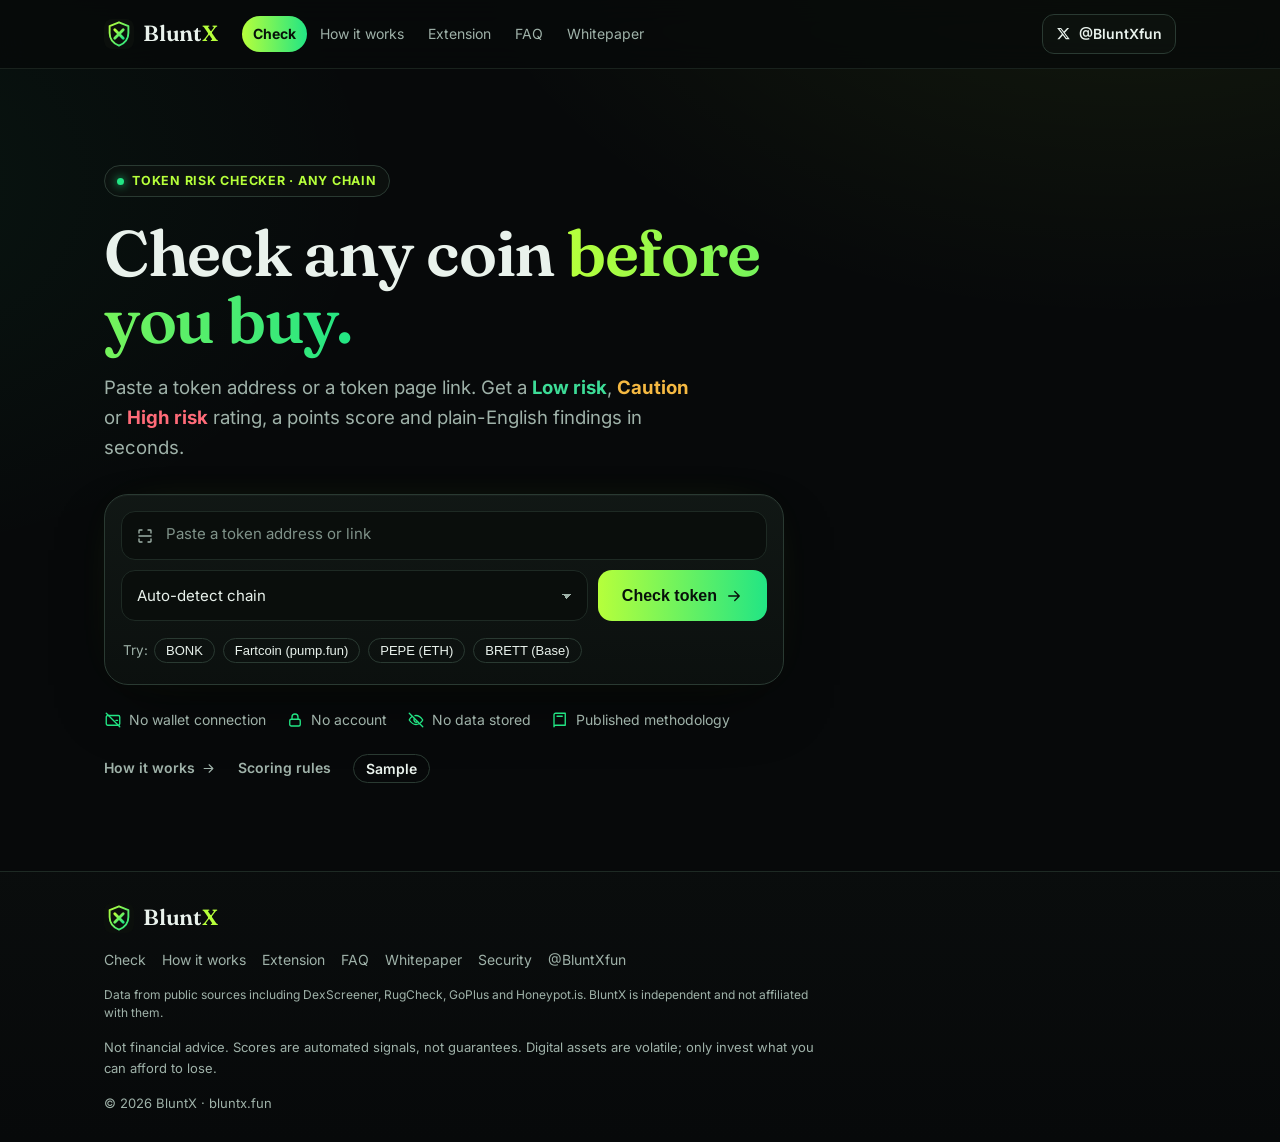
<file: index.html>
<!doctype html>
<html lang="en">
<head>
  <meta charset="utf-8">
  <meta name="viewport" content="width=device-width, initial-scale=1, viewport-fit=cover">
  <meta http-equiv="Content-Security-Policy" content="default-src 'self'; script-src 'self'; style-src 'self'; img-src 'self' data: https://cdn.dexscreener.com https://dd.dexscreener.com; font-src 'self'; connect-src 'self' https://api.dexscreener.com https://api.rugcheck.xyz https://api.gopluslabs.io https://api.honeypot.is https://public.rpc.solanavibestation.com https://solana.api.pocket.network https://solana-rpc.publicnode.com https://api.mainnet-beta.solana.com https://ethereum-rpc.publicnode.com https://bsc-rpc.publicnode.com https://base-rpc.publicnode.com https://arbitrum-one-rpc.publicnode.com https://polygon-bor-rpc.publicnode.com https://optimism-rpc.publicnode.com https://avalanche-c-chain-rpc.publicnode.com; manifest-src 'self'; worker-src 'self'; object-src 'none'; base-uri 'self'; form-action 'none'">
  <meta name="referrer" content="no-referrer">
  <title>BluntX — Token risk checker for any chain</title>
  <meta name="description" content="Check any coin before you buy. Free token risk checker for any chain: paste an address and get Low risk, Caution or High risk with a points score and plain-English findings. No wallet, no account, no data stored.">
  <meta name="theme-color" content="#07090a">
  <meta property="og:type" content="website">
  <meta property="og:title" content="BluntX — Check any coin before you buy">
  <meta property="og:description" content="Check any coin before you buy. Free token risk checker for any chain: paste an address and get Low risk, Caution or High risk with a points score and plain-English findings. No wallet, no account, no data stored.">
  <meta property="og:url" content="https://bluntx.fun/">
  <meta property="og:image" content="https://bluntx.fun/og.png">
  <meta name="twitter:card" content="summary_large_image">
  <meta name="twitter:site" content="@BluntXfun">
  <meta name="twitter:image" content="https://bluntx.fun/og.png">
  <link rel="icon" href="/favicon.svg" type="image/svg+xml">
  <link rel="icon" href="/favicon.png" type="image/png" sizes="48x48">
  <link rel="apple-touch-icon" href="/apple-touch-icon.png">
  <link rel="manifest" href="/manifest.webmanifest">
  <meta name="mobile-web-app-capable" content="yes">
  <meta name="apple-mobile-web-app-capable" content="yes">
  <meta name="apple-mobile-web-app-title" content="BluntX">
  <meta name="apple-mobile-web-app-status-bar-style" content="black-translucent">
  <link rel="preload" href="/fonts/Inter.woff2" as="font" type="font/woff2" crossorigin>
  <link rel="preload" href="/fonts/Fraunces.woff2" as="font" type="font/woff2" crossorigin>
  <link rel="stylesheet" href="/style.css">
  <script src="/framebuster.js"></script>
  <script src="/core.js" defer></script>
  <script src="/app.js" defer></script>
</head>
<body>
  <a class="skip" href="#mint">Skip to checker</a>
  <svg class="sprite" aria-hidden="true" focusable="false">
    <defs>
      <linearGradient id="bxg" x1="0" y1="0" x2="1" y2="1"><stop offset="0" stop-color="#b6ff3b"/><stop offset="1" stop-color="#22e584"/></linearGradient>
    </defs>
    <symbol id="i-shield" viewBox="0 0 24 24"><path d="M12 3l7 3v5c0 4.6-3 8.3-7 10-4-1.7-7-5.4-7-10V6z"/></symbol>
    <symbol id="i-paste" viewBox="0 0 24 24"><rect x="6" y="4" width="12" height="17" rx="2"/><path d="M9 4h6v3H9zM9 12h6M9 16h4"/></symbol>
    <symbol id="i-scan" viewBox="0 0 24 24"><path d="M4 8V5a1 1 0 011-1h3M16 4h3a1 1 0 011 1v3M20 16v3a1 1 0 01-1 1h-3M8 20H5a1 1 0 01-1-1v-3M4 12h16"/></symbol>
    <symbol id="i-report" viewBox="0 0 24 24"><rect x="5" y="3" width="14" height="18" rx="2"/><path d="M9 8h6M9 12h6M9 16h3"/></symbol>
    <symbol id="i-lock" viewBox="0 0 24 24"><rect x="5" y="11" width="14" height="9" rx="2"/><path d="M8 11V8a4 4 0 018 0v3"/></symbol>
    <symbol id="i-key" viewBox="0 0 24 24"><circle cx="8" cy="15" r="4"/><path d="M11 12l8-8M16 7l2 2M14 9l2 2"/></symbol>
    <symbol id="i-freeze" viewBox="0 0 24 24"><path d="M12 3v18M4.2 7.5l15.6 9M4.2 16.5l15.6-9M9.5 4.5L12 7l2.5-2.5M9.5 19.5L12 17l2.5 2.5"/></symbol>
    <symbol id="i-users" viewBox="0 0 24 24"><circle cx="9" cy="8" r="3.5"/><path d="M2.5 20c.8-3.4 3.4-5.5 6.5-5.5s5.7 2.1 6.5 5.5M16 4.6a3.5 3.5 0 010 6.8M18 14.8c1.8.7 3 2.5 3.5 5.2"/></symbol>
    <symbol id="i-drop" viewBox="0 0 24 24"><path d="M12 3s6 6.4 6 11a6 6 0 01-12 0c0-4.6 6-11 6-11z"/></symbol>
    <symbol id="i-clock" viewBox="0 0 24 24"><circle cx="12" cy="12" r="9"/><path d="M12 7v5l3 2"/></symbol>
    <symbol id="i-pulse" viewBox="0 0 24 24"><path d="M3 12h4l2-6 4 12 2-6h6"/></symbol>
    <symbol id="i-alert" viewBox="0 0 24 24"><path d="M12 4l9 16H3z"/><path d="M12 10v4M12 17v.5"/></symbol>
    <symbol id="i-code" viewBox="0 0 24 24"><path d="M8 8l-4 4 4 4M16 8l4 4-4 4M13.5 5l-3 14"/></symbol>
    <symbol id="i-layers" viewBox="0 0 24 24"><path d="M12 3l9 5-9 5-9-5z"/><path d="M3 13l9 5 9-5"/></symbol>
    <symbol id="i-eye-off" viewBox="0 0 24 24"><path d="M3 3l18 18M10.6 6.1A9.8 9.8 0 0112 6c5 0 9 6 9 6a16 16 0 01-2.7 3.3M6.3 7.6C4.2 9.1 3 12 3 12s4 6 9 6c1.5 0 2.9-.4 4.1-1"/><path d="M9.9 10a3 3 0 004.2 4.2"/></symbol>
    <symbol id="i-wallet-off" viewBox="0 0 24 24"><rect x="3" y="6" width="18" height="13" rx="2"/><path d="M16 12.5h2M3 3l18 18"/></symbol>
    <symbol id="i-book" viewBox="0 0 24 24"><path d="M4 5a2 2 0 012-2h13v16H6a2 2 0 00-2 2zM4 19V5M8 7h7"/></symbol>
    <symbol id="i-puzzle" viewBox="0 0 24 24"><path d="M10 4a2 2 0 014 0v2h4v4h-2a2 2 0 000 4h2v4h-4v-2a2 2 0 00-4 0v2H6v-4H4a2 2 0 010-4h2V6h4z"/></symbol>
    <symbol id="i-x" viewBox="0 0 24 24"><path class="fill" d="M17.8 3h3.1l-6.8 7.7L22 21h-6.2l-4.9-6.4L5.3 21H2.2l7.2-8.3L1.8 3h6.4l4.4 5.8zm-1.1 16.2h1.7L7.4 4.7H5.6z"/></symbol>
    <symbol id="i-arrow" viewBox="0 0 24 24"><path d="M5 12h14M13 6l6 6-6 6"/></symbol>
    <symbol id="i-close" viewBox="0 0 24 24"><path d="M6 6l12 12M18 6L6 18"/></symbol>
  </svg>

  <header class="nav">
    <div class="wrap nav-in">
      <a class="brand" href="/" aria-label="BluntX home">
        <span class="brand-mark" aria-hidden="true"><img src="/logo.svg" alt="" width="30" height="30"><span class="scan"></span></span>
        <span>Blunt<b>X</b></span>
      </a>
      <nav class="links-nav" aria-label="Main">
        <a href="/">Check</a>
        <a href="/how.html">How it works</a>
        <a href="/extension.html">Extension</a>
        <a href="/faq.html">FAQ</a>
        <a href="/whitepaper.html">Whitepaper</a>
      </nav>
      <a class="xbtn" href="https://x.com/BluntXfun" target="_blank" rel="noopener noreferrer" aria-label="BluntX on X (@BluntXfun)"><svg class="ico"><use href="#i-x"/></svg><span>@BluntXfun</span></a>
      <button type="button" class="menu-toggle" id="menu-btn" aria-label="Open menu" aria-controls="drawer" aria-expanded="false">
        <span class="burger" aria-hidden="true"><span></span><span></span><span></span></span>
      </button>
    </div>
  </header>

  <main id="top">
    <section class="hero">
      <div class="wrap hero-grid">
        <div class="hero-copy">
          <p class="eyebrow"><span class="dot"></span>Token risk checker · Any chain</p>
          <h1>Check any coin <span class="accent">before you buy.</span></h1>
          <p class="lead">Paste a token address or a token page link. Get a <b class="g">Low risk</b>, <b class="y">Caution</b> or <b class="r">High risk</b> rating, a points score and plain-English findings in seconds.</p>

          <form id="form" class="checker" autocomplete="off" novalidate>
            <label for="mint" class="sr">Token address or link</label>
            <div class="field">
              <svg class="ico field-ico" aria-hidden="true"><use href="#i-scan"/></svg>
              <input id="mint" name="mint" maxlength="300" inputmode="text" autocapitalize="off" autocorrect="off" placeholder="Paste a token address or link" spellcheck="false" required>
            </div>
            <div class="field-row">
              <label for="chain" class="sr">Chain</label>
              <select id="chain" aria-label="Chain">
                <option value="auto">Auto-detect chain</option>
                <option value="solana">Solana</option><option value="ethereum">Ethereum</option><option value="base">Base</option>
                <option value="bsc">BNB Chain</option><option value="arbitrum">Arbitrum</option><option value="polygon">Polygon</option>
                <option value="optimism">Optimism</option><option value="avalanche">Avalanche</option><option value="sonic">Sonic</option>
                <option value="blast">Blast</option><option value="linea">Linea</option><option value="abstract">Abstract</option>
                <option value="berachain">Berachain</option><option value="tron">Tron</option><option value="sui">Sui</option>
                <option value="ton">TON</option><option value="hyperliquid">Hyperliquid</option><option value="aptos">Aptos</option>
              </select>
              <button id="go" type="submit">Check token <svg class="ico" aria-hidden="true"><use href="#i-arrow"/></svg></button>
            </div>
            <p class="hint">Try:
              <button type="button" class="ex" data-mint="DezXAZ8z7PnrnRJjz3wXBoRgixCa6xjnB7YaB1pPB263">BONK</button>
              <button type="button" class="ex" data-mint="9BB6NFEcjBCtnNLFko2FqVQBq8HHM13kCyYcdQbgpump">Fartcoin (pump.fun)</button>
              <button type="button" class="ex" data-mint="0x6982508145454Ce325dDbE47a25d4ec3d2311933">PEPE (ETH)</button>
              <button type="button" class="ex" data-mint="0x532f27101965dd16442E59d40670FaF5eBB142E4">BRETT (Base)</button>
            </p>
          </form>

          <section class="result" id="result" hidden aria-live="polite">
            <div class="card result-card">
              <div id="out"></div>
              <p class="disclaimer">Not financial advice. Scores are automated signals, not guarantees. Always do your own research.</p>
            </div>
          </section>

          <ul class="trust">
            <li><svg class="ico" aria-hidden="true"><use href="#i-wallet-off"/></svg>No wallet connection</li>
            <li><svg class="ico" aria-hidden="true"><use href="#i-lock"/></svg>No account</li>
            <li><svg class="ico" aria-hidden="true"><use href="#i-eye-off"/></svg>No data stored</li>
            <li><svg class="ico" aria-hidden="true"><use href="#i-book"/></svg>Published methodology</li>
          </ul>
          <p class="hero-links">
            <a href="/how.html">How it works <svg class="ico" aria-hidden="true"><use href="#i-arrow"/></svg></a>
            <a href="/how.html#scoring">Scoring rules</a>
            <button type="button" class="sample-toggle" id="sample-toggle" aria-controls="sample" aria-expanded="false">Sample</button>
          </p>
        </div>
      </div>
    </section>
  </main>

  <dialog id="sample" class="sample" aria-labelledby="sample-title">
    <div class="sample-panel">
      <figure class="mock">
        <div class="mock-bar">
          <span class="brand-mark sm" aria-hidden="true"><img src="/logo.svg" alt="" width="18" height="18"><span class="scan"></span></span>
          <strong id="sample-title">BluntX report</strong>
          <em>Sample</em>
          <button type="button" class="sample-close" id="sample-close" aria-label="Close sample"><svg class="ico" aria-hidden="true"><use href="#i-close"/></svg></button>
        </div>
        <div class="mock-body">
          <div class="rp-tok">
            <span class="rp-ph" aria-hidden="true">EX</span>
            <div><p class="rp-eyebrow">Token risk report</p><p class="rp-name">Example Token <span class="mut">($EXAMPLE)</span></p><span class="chip">Solana</span><span class="chip">PumpSwap</span></div>
          </div>
          <div class="rp-sum yellow">
            <div class="rp-gauge">
              <svg viewBox="0 0 200 122" role="img" aria-label="Sample score: 45 risk points, Caution">
                <title>Sample score: 45 risk points, Caution</title>
                <path class="g-zone ok" d="M20 100 A80 80 0 0 1 43.43 43.43"/>
                <path class="g-zone warn" d="M43.43 43.43 A80 80 0 0 1 112.51 20.98"/>
                <path class="g-zone bad" d="M112.51 20.98 A80 80 0 0 1 180.00 100.00"/>
                <path class="g-val" d="M20 100 A80 80 0 0 1 87.49 20.98"/>
                <circle class="g-dot" cx="87.49" cy="20.98" r="7"/>
                <text class="g-tick" x="20" y="118" text-anchor="middle">0</text>
                <text class="g-tick" x="27" y="36" text-anchor="middle">25</text>
                <text class="g-tick" x="124" y="11" text-anchor="middle">55</text>
                <text class="g-tick" x="180" y="118" text-anchor="middle">100+</text>
                <text class="g-num" x="100" y="96" text-anchor="middle">45</text>
                <text class="g-of" x="100" y="116" text-anchor="middle">RISK POINTS</text>
              </svg>
            </div>
            <div>
              <p class="rp-verdict">Caution <span class="rp-badge warn">25–54</span></p>
              <p class="rp-lede">Some risk signals found. Review the findings below before you buy.</p>
              <ol class="rp-why" aria-label="Main reasons">
                <li><span class="rp-n warn">1</span><span>A group of linked wallets holds 4.2% of the supply.</span></li>
                <li><span class="rp-n warn">2</span><span>Low liquidity ($18.4K): larger sales will move the price.</span></li>
                <li><span class="rp-n warn">3</span><span>Early-stage token: trading started 2 days ago.</span></li>
              </ol>
            </div>
          </div>
          <article class="rp-card warn">
            <div class="rp-card-head"><h3>Linked wallets &amp; snipers</h3><span class="rp-badge warn">Caution</span></div>
            <ul class="rp-f">
              <li><span class="rp-ic warn" aria-hidden="true">!</span><span>A group of linked wallets holds 4.2% of the supply.</span><span class="rp-pts">+12</span></li>
              <li><span class="rp-ic warn" aria-hidden="true">!</span><span>6 of the 20 largest wallets hold almost identical amounts, a common sign of a bundled launch.</span><span class="rp-pts">+10</span></li>
              <li><span class="rp-ic note" aria-hidden="true">•</span><span>No shared funding wallet found among the linked holders.</span><span></span></li>
            </ul>
          </article>
        </div>
        <figcaption>Illustration of the report layout with a made-up token. Run a check to see live data.</figcaption>
      </figure>
    </div>
  </dialog>

  <footer class="foot">
    <div class="wrap foot-slim">
      <a class="brand" href="/" aria-label="BluntX home">
        <span class="brand-mark" aria-hidden="true"><img src="/logo.svg" alt="" width="28" height="28"><span class="scan"></span></span>
        <span>Blunt<b>X</b></span>
      </a>
      <nav class="foot-nav" aria-label="Footer">
        <a href="/">Check</a>
        <a href="/how.html">How it works</a>
        <a href="/extension.html">Extension</a>
        <a href="/faq.html">FAQ</a>
        <a href="/whitepaper.html">Whitepaper</a>
        <a href="/SECURITY.md">Security</a>
        <a href="https://x.com/BluntXfun" target="_blank" rel="noopener noreferrer">@BluntXfun</a>
      </nav>
      <p class="foot-credit">Data from public sources including DexScreener, RugCheck, GoPlus and Honeypot.is. BluntX is independent and not affiliated with them.</p>
      <p class="foot-legal">Not financial advice. Scores are automated signals, not guarantees. Digital assets are volatile; only invest what you can afford to lose.</p>
      <p class="foot-copy">© <span id="yr">2026</span> BluntX · bluntx.fun</p>
    </div>
  </footer>

  <div class="backdrop" id="backdrop" aria-hidden="true"></div>
  <aside id="drawer" class="drawer" role="dialog" aria-modal="true" aria-label="Menu" aria-hidden="true">
    <div class="drawer-head">
      <a class="brand" href="/" aria-label="BluntX home">
        <span class="brand-mark" aria-hidden="true"><img src="/logo.svg" alt="" width="28" height="28"><span class="scan"></span></span>
        <span>Blunt<b>X</b></span>
      </a>
      <button type="button" class="drawer-close" id="drawer-close" aria-label="Close menu">
        <svg class="ico" aria-hidden="true"><use href="#i-close"/></svg>
      </button>
    </div>
    <nav class="drawer-nav" aria-label="Site pages">
      <a href="/">Check</a>
      <a href="/how.html">How it works</a>
      <a href="/extension.html">Extension</a>
      <a href="/faq.html">FAQ</a>
      <a href="/whitepaper.html">Whitepaper</a>
    </nav>
    <div class="drawer-foot">
      <a class="xbtn" href="https://x.com/BluntXfun" target="_blank" rel="noopener noreferrer" aria-label="BluntX on X (@BluntXfun)"><svg class="ico"><use href="#i-x"/></svg><span>@BluntXfun</span></a>
    </div>
  </aside>
</body>
</html>
</file>
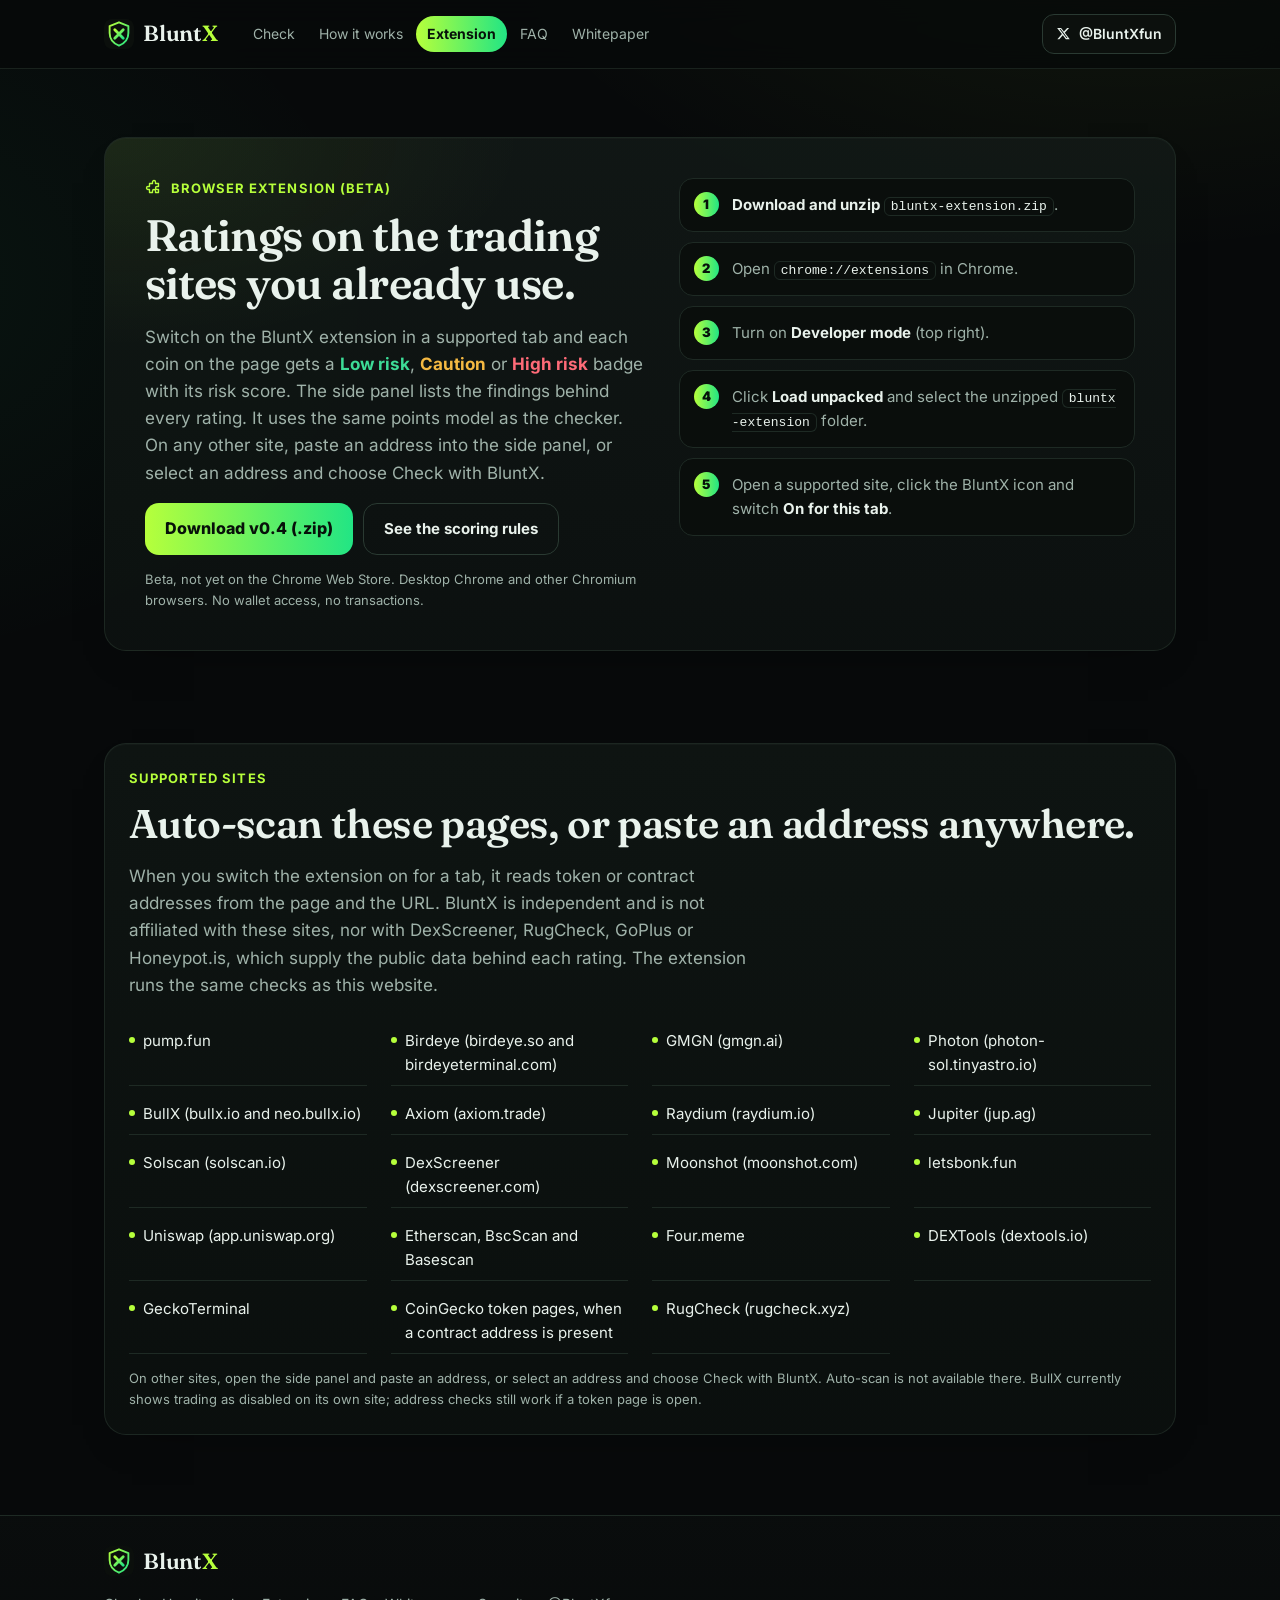
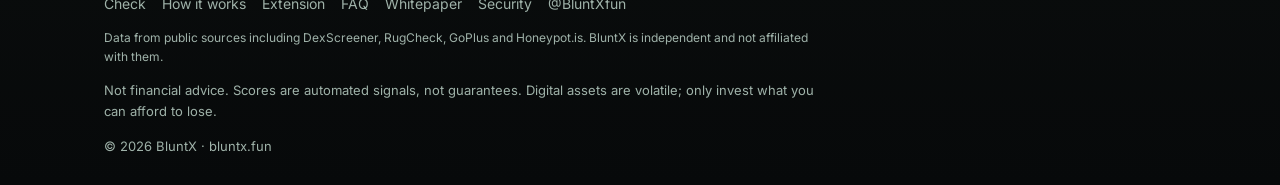
<file: extension.html>
<!doctype html>
<html lang="en">
<head>
  <meta charset="utf-8">
  <meta name="viewport" content="width=device-width, initial-scale=1, viewport-fit=cover">
  <meta http-equiv="Content-Security-Policy" content="default-src 'self'; script-src 'self'; style-src 'self'; img-src 'self'; font-src 'self'; connect-src 'self'; manifest-src 'self'; worker-src 'self'; object-src 'none'; base-uri 'self'; form-action 'none'">
  <meta name="referrer" content="no-referrer">
  <title>Browser extension — BluntX</title>
  <meta name="description" content="The BluntX browser extension (beta) adds Low risk, Caution or High risk badges to coins on popular trading and explorer sites, using the same points model as the checker.">
  <meta name="theme-color" content="#07090a">
  <meta property="og:type" content="website">
  <meta property="og:title" content="BluntX browser extension">
  <meta property="og:description" content="The BluntX browser extension (beta) adds Low risk, Caution or High risk badges to coins on popular trading and explorer sites, using the same points model as the checker.">
  <meta property="og:url" content="https://bluntx.fun/extension.html">
  <meta property="og:image" content="https://bluntx.fun/og.png">
  <meta name="twitter:card" content="summary_large_image">
  <meta name="twitter:site" content="@BluntXfun">
  <meta name="twitter:image" content="https://bluntx.fun/og.png">
  <link rel="icon" href="/favicon.svg" type="image/svg+xml">
  <link rel="icon" href="/favicon.png" type="image/png" sizes="48x48">
  <link rel="apple-touch-icon" href="/apple-touch-icon.png">
  <link rel="manifest" href="/manifest.webmanifest">
  <meta name="mobile-web-app-capable" content="yes">
  <meta name="apple-mobile-web-app-capable" content="yes">
  <meta name="apple-mobile-web-app-title" content="BluntX">
  <meta name="apple-mobile-web-app-status-bar-style" content="black-translucent">
  <link rel="preload" href="/fonts/Inter.woff2" as="font" type="font/woff2" crossorigin>
  <link rel="preload" href="/fonts/Fraunces.woff2" as="font" type="font/woff2" crossorigin>
  <link rel="stylesheet" href="/style.css">
  <script src="/framebuster.js"></script>
  <script src="/app.js" defer></script>
</head>
<body>
  <a class="skip" href="#content">Skip to content</a>
  <svg class="sprite" aria-hidden="true" focusable="false">
    <defs>
      <linearGradient id="bxg" x1="0" y1="0" x2="1" y2="1"><stop offset="0" stop-color="#b6ff3b"/><stop offset="1" stop-color="#22e584"/></linearGradient>
    </defs>
    <symbol id="i-shield" viewBox="0 0 24 24"><path d="M12 3l7 3v5c0 4.6-3 8.3-7 10-4-1.7-7-5.4-7-10V6z"/></symbol>
    <symbol id="i-paste" viewBox="0 0 24 24"><rect x="6" y="4" width="12" height="17" rx="2"/><path d="M9 4h6v3H9zM9 12h6M9 16h4"/></symbol>
    <symbol id="i-scan" viewBox="0 0 24 24"><path d="M4 8V5a1 1 0 011-1h3M16 4h3a1 1 0 011 1v3M20 16v3a1 1 0 01-1 1h-3M8 20H5a1 1 0 01-1-1v-3M4 12h16"/></symbol>
    <symbol id="i-report" viewBox="0 0 24 24"><rect x="5" y="3" width="14" height="18" rx="2"/><path d="M9 8h6M9 12h6M9 16h3"/></symbol>
    <symbol id="i-lock" viewBox="0 0 24 24"><rect x="5" y="11" width="14" height="9" rx="2"/><path d="M8 11V8a4 4 0 018 0v3"/></symbol>
    <symbol id="i-key" viewBox="0 0 24 24"><circle cx="8" cy="15" r="4"/><path d="M11 12l8-8M16 7l2 2M14 9l2 2"/></symbol>
    <symbol id="i-freeze" viewBox="0 0 24 24"><path d="M12 3v18M4.2 7.5l15.6 9M4.2 16.5l15.6-9M9.5 4.5L12 7l2.5-2.5M9.5 19.5L12 17l2.5 2.5"/></symbol>
    <symbol id="i-users" viewBox="0 0 24 24"><circle cx="9" cy="8" r="3.5"/><path d="M2.5 20c.8-3.4 3.4-5.5 6.5-5.5s5.7 2.1 6.5 5.5M16 4.6a3.5 3.5 0 010 6.8M18 14.8c1.8.7 3 2.5 3.5 5.2"/></symbol>
    <symbol id="i-drop" viewBox="0 0 24 24"><path d="M12 3s6 6.4 6 11a6 6 0 01-12 0c0-4.6 6-11 6-11z"/></symbol>
    <symbol id="i-clock" viewBox="0 0 24 24"><circle cx="12" cy="12" r="9"/><path d="M12 7v5l3 2"/></symbol>
    <symbol id="i-pulse" viewBox="0 0 24 24"><path d="M3 12h4l2-6 4 12 2-6h6"/></symbol>
    <symbol id="i-alert" viewBox="0 0 24 24"><path d="M12 4l9 16H3z"/><path d="M12 10v4M12 17v.5"/></symbol>
    <symbol id="i-code" viewBox="0 0 24 24"><path d="M8 8l-4 4 4 4M16 8l4 4-4 4M13.5 5l-3 14"/></symbol>
    <symbol id="i-layers" viewBox="0 0 24 24"><path d="M12 3l9 5-9 5-9-5z"/><path d="M3 13l9 5 9-5"/></symbol>
    <symbol id="i-eye-off" viewBox="0 0 24 24"><path d="M3 3l18 18M10.6 6.1A9.8 9.8 0 0112 6c5 0 9 6 9 6a16 16 0 01-2.7 3.3M6.3 7.6C4.2 9.1 3 12 3 12s4 6 9 6c1.5 0 2.9-.4 4.1-1"/><path d="M9.9 10a3 3 0 004.2 4.2"/></symbol>
    <symbol id="i-wallet-off" viewBox="0 0 24 24"><rect x="3" y="6" width="18" height="13" rx="2"/><path d="M16 12.5h2M3 3l18 18"/></symbol>
    <symbol id="i-book" viewBox="0 0 24 24"><path d="M4 5a2 2 0 012-2h13v16H6a2 2 0 00-2 2zM4 19V5M8 7h7"/></symbol>
    <symbol id="i-puzzle" viewBox="0 0 24 24"><path d="M10 4a2 2 0 014 0v2h4v4h-2a2 2 0 000 4h2v4h-4v-2a2 2 0 00-4 0v2H6v-4H4a2 2 0 010-4h2V6h4z"/></symbol>
    <symbol id="i-x" viewBox="0 0 24 24"><path class="fill" d="M17.8 3h3.1l-6.8 7.7L22 21h-6.2l-4.9-6.4L5.3 21H2.2l7.2-8.3L1.8 3h6.4l4.4 5.8zm-1.1 16.2h1.7L7.4 4.7H5.6z"/></symbol>
    <symbol id="i-arrow" viewBox="0 0 24 24"><path d="M5 12h14M13 6l6 6-6 6"/></symbol>
    <symbol id="i-close" viewBox="0 0 24 24"><path d="M6 6l12 12M18 6L6 18"/></symbol>
  </svg>

  <header class="nav">
    <div class="wrap nav-in">
      <a class="brand" href="/" aria-label="BluntX home">
        <span class="brand-mark" aria-hidden="true"><img src="/logo.svg" alt="" width="30" height="30"><span class="scan"></span></span>
        <span>Blunt<b>X</b></span>
      </a>
      <nav class="links-nav" aria-label="Main">
        <a href="/">Check</a>
        <a href="/how.html">How it works</a>
        <a href="/extension.html">Extension</a>
        <a href="/faq.html">FAQ</a>
        <a href="/whitepaper.html">Whitepaper</a>
      </nav>
      <a class="xbtn" href="https://x.com/BluntXfun" target="_blank" rel="noopener noreferrer" aria-label="BluntX on X (@BluntXfun)"><svg class="ico"><use href="#i-x"/></svg><span>@BluntXfun</span></a>
      <button type="button" class="menu-toggle" id="menu-btn" aria-label="Open menu" aria-controls="drawer" aria-expanded="false">
        <span class="burger" aria-hidden="true"><span></span><span></span><span></span></span>
      </button>
    </div>
  </header>

  <main id="content" class="page">
    <section class="section wrap" id="extension">
      <div class="card ext-card">
        <div class="ext-copy">
          <p class="kicker"><svg class="ico" aria-hidden="true"><use href="#i-puzzle"/></svg> Browser extension (beta)</p>
          <h1>Ratings on the trading sites you already use.</h1>
          <p class="sub">Switch on the BluntX extension in a supported tab and each coin on the page gets a <b class="g">Low risk</b>, <b class="y">Caution</b> or <b class="r">High risk</b> badge with its risk score. The side panel lists the findings behind every rating. It uses the same points model as the checker. On any other site, paste an address into the side panel, or select an address and choose Check with BluntX.</p>
          <div class="btn-row">
            <a class="cta" href="/bluntx-extension.zip" download>Download v0.4 (.zip)</a>
            <a class="btn-secondary" href="/how.html#scoring">See the scoring rules</a>
          </div>
          <p class="small-note">Beta, not yet on the Chrome Web Store. Desktop Chrome and other Chromium browsers. No wallet access, no transactions.</p>
        </div>
        <ol class="steps">
          <li><b>Download and unzip</b> <code>bluntx-extension.zip</code>.</li>
          <li>Open <code>chrome://extensions</code> in Chrome.</li>
          <li>Turn on <b>Developer mode</b> (top right).</li>
          <li>Click <b>Load unpacked</b> and select the unzipped <code>bluntx-extension</code> folder.</li>
          <li>Open a supported site, click the BluntX icon and switch <b>On for this tab</b>.</li>
        </ol>
      </div>
    </section>

    <section class="section wrap" id="supported">
      <div class="card">
        <p class="kicker">Supported sites</p>
        <h2>Auto-scan these pages, or paste an address anywhere.</h2>
        <p class="sub">When you switch the extension on for a tab, it reads token or contract addresses from the page and the URL. BluntX is independent and is not affiliated with these sites, nor with DexScreener, RugCheck, GoPlus or Honeypot.is, which supply the public data behind each rating. The extension runs the same checks as this website.</p>
        <ul class="site-list">
          <li>pump.fun</li>
          <li>Birdeye (birdeye.so and birdeyeterminal.com)</li>
          <li>GMGN (gmgn.ai)</li>
          <li>Photon (photon-sol.tinyastro.io)</li>
          <li>BullX (bullx.io and neo.bullx.io)</li>
          <li>Axiom (axiom.trade)</li>
          <li>Raydium (raydium.io)</li>
          <li>Jupiter (jup.ag)</li>
          <li>Solscan (solscan.io)</li>
          <li>DexScreener (dexscreener.com)</li>
          <li>Moonshot (moonshot.com)</li>
          <li>letsbonk.fun</li>
          <li>Uniswap (app.uniswap.org)</li>
          <li>Etherscan, BscScan and Basescan</li>
          <li>Four.meme</li>
          <li>DEXTools (dextools.io)</li>
          <li>GeckoTerminal</li>
          <li>CoinGecko token pages, when a contract address is present</li>
          <li>RugCheck (rugcheck.xyz)</li>
        </ul>
        <p class="small-note">On other sites, open the side panel and paste an address, or select an address and choose Check with BluntX. Auto-scan is not available there. BullX currently shows trading as disabled on its own site; address checks still work if a token page is open.</p>
      </div>
    </section>
  </main>

  <footer class="foot">
    <div class="wrap foot-slim">
      <a class="brand" href="/" aria-label="BluntX home">
        <span class="brand-mark" aria-hidden="true"><img src="/logo.svg" alt="" width="28" height="28"><span class="scan"></span></span>
        <span>Blunt<b>X</b></span>
      </a>
      <nav class="foot-nav" aria-label="Footer">
        <a href="/">Check</a>
        <a href="/how.html">How it works</a>
        <a href="/extension.html">Extension</a>
        <a href="/faq.html">FAQ</a>
        <a href="/whitepaper.html">Whitepaper</a>
        <a href="/SECURITY.md">Security</a>
        <a href="https://x.com/BluntXfun" target="_blank" rel="noopener noreferrer">@BluntXfun</a>
      </nav>
      <p class="foot-credit">Data from public sources including DexScreener, RugCheck, GoPlus and Honeypot.is. BluntX is independent and not affiliated with them.</p>
      <p class="foot-legal">Not financial advice. Scores are automated signals, not guarantees. Digital assets are volatile; only invest what you can afford to lose.</p>
      <p class="foot-copy">© <span id="yr">2026</span> BluntX · bluntx.fun</p>
    </div>
  </footer>

  <div class="backdrop" id="backdrop" aria-hidden="true"></div>
  <aside id="drawer" class="drawer" role="dialog" aria-modal="true" aria-label="Menu" aria-hidden="true">
    <div class="drawer-head">
      <a class="brand" href="/" aria-label="BluntX home">
        <span class="brand-mark" aria-hidden="true"><img src="/logo.svg" alt="" width="28" height="28"><span class="scan"></span></span>
        <span>Blunt<b>X</b></span>
      </a>
      <button type="button" class="drawer-close" id="drawer-close" aria-label="Close menu">
        <svg class="ico" aria-hidden="true"><use href="#i-close"/></svg>
      </button>
    </div>
    <nav class="drawer-nav" aria-label="Site pages">
      <a href="/">Check</a>
      <a href="/how.html">How it works</a>
      <a href="/extension.html">Extension</a>
      <a href="/faq.html">FAQ</a>
      <a href="/whitepaper.html">Whitepaper</a>
    </nav>
    <div class="drawer-foot">
      <a class="xbtn" href="https://x.com/BluntXfun" target="_blank" rel="noopener noreferrer" aria-label="BluntX on X (@BluntXfun)"><svg class="ico"><use href="#i-x"/></svg><span>@BluntXfun</span></a>
    </div>
  </aside>
</body>
</html>
</file>
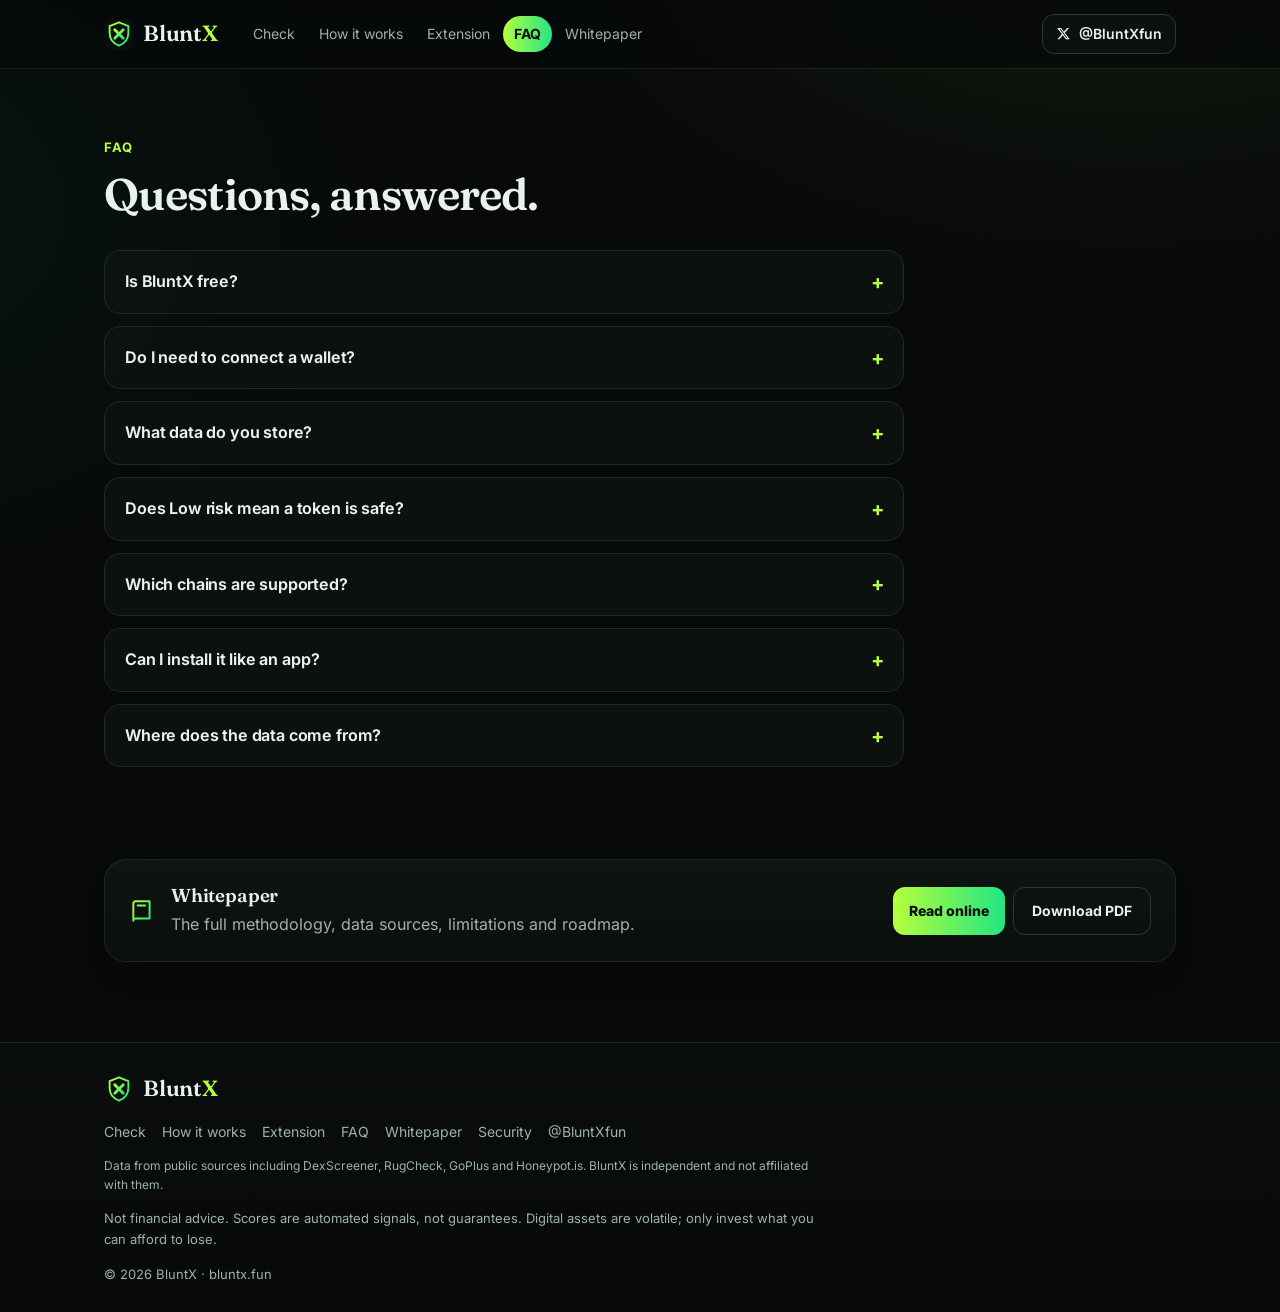
<file: faq.html>
<!doctype html>
<html lang="en">
<head>
  <meta charset="utf-8">
  <meta name="viewport" content="width=device-width, initial-scale=1, viewport-fit=cover">
  <meta http-equiv="Content-Security-Policy" content="default-src 'self'; script-src 'self'; style-src 'self'; img-src 'self'; font-src 'self'; connect-src 'self'; manifest-src 'self'; worker-src 'self'; object-src 'none'; base-uri 'self'; form-action 'none'">
  <meta name="referrer" content="no-referrer">
  <title>FAQ — BluntX</title>
  <meta name="description" content="Answers about the BluntX token risk checker: cost, wallet use, data storage, ratings, supported chains and data sources.">
  <meta name="theme-color" content="#07090a">
  <meta property="og:type" content="website">
  <meta property="og:title" content="BluntX FAQ">
  <meta property="og:description" content="Answers about the BluntX token risk checker: cost, wallet use, data storage, ratings, supported chains and data sources.">
  <meta property="og:url" content="https://bluntx.fun/faq.html">
  <meta property="og:image" content="https://bluntx.fun/og.png">
  <meta name="twitter:card" content="summary_large_image">
  <meta name="twitter:site" content="@BluntXfun">
  <meta name="twitter:image" content="https://bluntx.fun/og.png">
  <link rel="icon" href="/favicon.svg" type="image/svg+xml">
  <link rel="icon" href="/favicon.png" type="image/png" sizes="48x48">
  <link rel="apple-touch-icon" href="/apple-touch-icon.png">
  <link rel="manifest" href="/manifest.webmanifest">
  <meta name="mobile-web-app-capable" content="yes">
  <meta name="apple-mobile-web-app-capable" content="yes">
  <meta name="apple-mobile-web-app-title" content="BluntX">
  <meta name="apple-mobile-web-app-status-bar-style" content="black-translucent">
  <link rel="preload" href="/fonts/Inter.woff2" as="font" type="font/woff2" crossorigin>
  <link rel="preload" href="/fonts/Fraunces.woff2" as="font" type="font/woff2" crossorigin>
  <link rel="stylesheet" href="/style.css">
  <script src="/framebuster.js"></script>
  <script src="/app.js" defer></script>
</head>
<body>
  <a class="skip" href="#content">Skip to content</a>
  <svg class="sprite" aria-hidden="true" focusable="false">
    <defs>
      <linearGradient id="bxg" x1="0" y1="0" x2="1" y2="1"><stop offset="0" stop-color="#b6ff3b"/><stop offset="1" stop-color="#22e584"/></linearGradient>
    </defs>
    <symbol id="i-shield" viewBox="0 0 24 24"><path d="M12 3l7 3v5c0 4.6-3 8.3-7 10-4-1.7-7-5.4-7-10V6z"/></symbol>
    <symbol id="i-paste" viewBox="0 0 24 24"><rect x="6" y="4" width="12" height="17" rx="2"/><path d="M9 4h6v3H9zM9 12h6M9 16h4"/></symbol>
    <symbol id="i-scan" viewBox="0 0 24 24"><path d="M4 8V5a1 1 0 011-1h3M16 4h3a1 1 0 011 1v3M20 16v3a1 1 0 01-1 1h-3M8 20H5a1 1 0 01-1-1v-3M4 12h16"/></symbol>
    <symbol id="i-report" viewBox="0 0 24 24"><rect x="5" y="3" width="14" height="18" rx="2"/><path d="M9 8h6M9 12h6M9 16h3"/></symbol>
    <symbol id="i-lock" viewBox="0 0 24 24"><rect x="5" y="11" width="14" height="9" rx="2"/><path d="M8 11V8a4 4 0 018 0v3"/></symbol>
    <symbol id="i-key" viewBox="0 0 24 24"><circle cx="8" cy="15" r="4"/><path d="M11 12l8-8M16 7l2 2M14 9l2 2"/></symbol>
    <symbol id="i-freeze" viewBox="0 0 24 24"><path d="M12 3v18M4.2 7.5l15.6 9M4.2 16.5l15.6-9M9.5 4.5L12 7l2.5-2.5M9.5 19.5L12 17l2.5 2.5"/></symbol>
    <symbol id="i-users" viewBox="0 0 24 24"><circle cx="9" cy="8" r="3.5"/><path d="M2.5 20c.8-3.4 3.4-5.5 6.5-5.5s5.7 2.1 6.5 5.5M16 4.6a3.5 3.5 0 010 6.8M18 14.8c1.8.7 3 2.5 3.5 5.2"/></symbol>
    <symbol id="i-drop" viewBox="0 0 24 24"><path d="M12 3s6 6.4 6 11a6 6 0 01-12 0c0-4.6 6-11 6-11z"/></symbol>
    <symbol id="i-clock" viewBox="0 0 24 24"><circle cx="12" cy="12" r="9"/><path d="M12 7v5l3 2"/></symbol>
    <symbol id="i-pulse" viewBox="0 0 24 24"><path d="M3 12h4l2-6 4 12 2-6h6"/></symbol>
    <symbol id="i-alert" viewBox="0 0 24 24"><path d="M12 4l9 16H3z"/><path d="M12 10v4M12 17v.5"/></symbol>
    <symbol id="i-code" viewBox="0 0 24 24"><path d="M8 8l-4 4 4 4M16 8l4 4-4 4M13.5 5l-3 14"/></symbol>
    <symbol id="i-layers" viewBox="0 0 24 24"><path d="M12 3l9 5-9 5-9-5z"/><path d="M3 13l9 5 9-5"/></symbol>
    <symbol id="i-eye-off" viewBox="0 0 24 24"><path d="M3 3l18 18M10.6 6.1A9.8 9.8 0 0112 6c5 0 9 6 9 6a16 16 0 01-2.7 3.3M6.3 7.6C4.2 9.1 3 12 3 12s4 6 9 6c1.5 0 2.9-.4 4.1-1"/><path d="M9.9 10a3 3 0 004.2 4.2"/></symbol>
    <symbol id="i-wallet-off" viewBox="0 0 24 24"><rect x="3" y="6" width="18" height="13" rx="2"/><path d="M16 12.5h2M3 3l18 18"/></symbol>
    <symbol id="i-book" viewBox="0 0 24 24"><path d="M4 5a2 2 0 012-2h13v16H6a2 2 0 00-2 2zM4 19V5M8 7h7"/></symbol>
    <symbol id="i-puzzle" viewBox="0 0 24 24"><path d="M10 4a2 2 0 014 0v2h4v4h-2a2 2 0 000 4h2v4h-4v-2a2 2 0 00-4 0v2H6v-4H4a2 2 0 010-4h2V6h4z"/></symbol>
    <symbol id="i-x" viewBox="0 0 24 24"><path class="fill" d="M17.8 3h3.1l-6.8 7.7L22 21h-6.2l-4.9-6.4L5.3 21H2.2l7.2-8.3L1.8 3h6.4l4.4 5.8zm-1.1 16.2h1.7L7.4 4.7H5.6z"/></symbol>
    <symbol id="i-arrow" viewBox="0 0 24 24"><path d="M5 12h14M13 6l6 6-6 6"/></symbol>
    <symbol id="i-close" viewBox="0 0 24 24"><path d="M6 6l12 12M18 6L6 18"/></symbol>
  </svg>

  <header class="nav">
    <div class="wrap nav-in">
      <a class="brand" href="/" aria-label="BluntX home">
        <span class="brand-mark" aria-hidden="true"><img src="/logo.svg" alt="" width="30" height="30"><span class="scan"></span></span>
        <span>Blunt<b>X</b></span>
      </a>
      <nav class="links-nav" aria-label="Main">
        <a href="/">Check</a>
        <a href="/how.html">How it works</a>
        <a href="/extension.html">Extension</a>
        <a href="/faq.html">FAQ</a>
        <a href="/whitepaper.html">Whitepaper</a>
      </nav>
      <a class="xbtn" href="https://x.com/BluntXfun" target="_blank" rel="noopener noreferrer" aria-label="BluntX on X (@BluntXfun)"><svg class="ico"><use href="#i-x"/></svg><span>@BluntXfun</span></a>
      <button type="button" class="menu-toggle" id="menu-btn" aria-label="Open menu" aria-controls="drawer" aria-expanded="false">
        <span class="burger" aria-hidden="true"><span></span><span></span><span></span></span>
      </button>
    </div>
  </header>

  <main id="content" class="page">
    <section class="section wrap" id="faq">
      <p class="kicker">FAQ</p>
      <h1>Questions, answered.</h1>
      <div class="faq">
        <details><summary>Is BluntX free?</summary><p>Yes. The checker and the browser extension are free to use. There is no account and nothing to sign up for.</p></details>
        <details><summary>Do I need to connect a wallet?</summary><p>No. BluntX never asks for a wallet connection, a signature or a private key. If anything claiming to be BluntX asks for one, it is not us.</p></details>
        <details><summary>What data do you store?</summary><p>None. The site is static. Checks run in your browser against public APIs, and BluntX has no server that sees your searches.</p></details>
        <details><summary>Does Low risk mean a token is safe?</summary><p>No. Low risk means few known risk signals were found at the time of the check. Owners can change settings or remove liquidity later, and new techniques may not be detected. It is not financial advice.</p></details>
        <details><summary>Which chains are supported?</summary><p>Full contract checks on Solana (including pump.fun), Ethereum, Base, BNB Chain, Arbitrum and other EVM chains, Tron and Sui. Other supported chains get a market-data-only rating, clearly labelled.</p></details>
        <details><summary>Can I install it like an app?</summary><p>Yes. On phone or tablet, use your browser's “Add to Home Screen” or “Install app” option to get BluntX with its own icon.</p></details>
        <details><summary>Where does the data come from?</summary><p>Data from public sources including DexScreener, RugCheck, GoPlus and Honeypot.is. BluntX is independent and not affiliated with them. Each report lists which sources answered.</p></details>
      </div>
    </section>

    <section class="section wrap docs">
      <div class="card docs-card">
        <svg class="ico lg" aria-hidden="true"><use href="#i-book"/></svg>
        <div class="docs-copy"><h3>Whitepaper</h3><p>The full methodology, data sources, limitations and roadmap.</p></div>
        <div class="links">
          <a class="cta sm" href="/whitepaper.html">Read online</a>
          <a class="btn-secondary" href="/whitepaper.pdf" download>Download PDF</a>
        </div>
      </div>
    </section>
  </main>

  <footer class="foot">
    <div class="wrap foot-slim">
      <a class="brand" href="/" aria-label="BluntX home">
        <span class="brand-mark" aria-hidden="true"><img src="/logo.svg" alt="" width="28" height="28"><span class="scan"></span></span>
        <span>Blunt<b>X</b></span>
      </a>
      <nav class="foot-nav" aria-label="Footer">
        <a href="/">Check</a>
        <a href="/how.html">How it works</a>
        <a href="/extension.html">Extension</a>
        <a href="/faq.html">FAQ</a>
        <a href="/whitepaper.html">Whitepaper</a>
        <a href="/SECURITY.md">Security</a>
        <a href="https://x.com/BluntXfun" target="_blank" rel="noopener noreferrer">@BluntXfun</a>
      </nav>
      <p class="foot-credit">Data from public sources including DexScreener, RugCheck, GoPlus and Honeypot.is. BluntX is independent and not affiliated with them.</p>
      <p class="foot-legal">Not financial advice. Scores are automated signals, not guarantees. Digital assets are volatile; only invest what you can afford to lose.</p>
      <p class="foot-copy">© <span id="yr">2026</span> BluntX · bluntx.fun</p>
    </div>
  </footer>

  <div class="backdrop" id="backdrop" aria-hidden="true"></div>
  <aside id="drawer" class="drawer" role="dialog" aria-modal="true" aria-label="Menu" aria-hidden="true">
    <div class="drawer-head">
      <a class="brand" href="/" aria-label="BluntX home">
        <span class="brand-mark" aria-hidden="true"><img src="/logo.svg" alt="" width="28" height="28"><span class="scan"></span></span>
        <span>Blunt<b>X</b></span>
      </a>
      <button type="button" class="drawer-close" id="drawer-close" aria-label="Close menu">
        <svg class="ico" aria-hidden="true"><use href="#i-close"/></svg>
      </button>
    </div>
    <nav class="drawer-nav" aria-label="Site pages">
      <a href="/">Check</a>
      <a href="/how.html">How it works</a>
      <a href="/extension.html">Extension</a>
      <a href="/faq.html">FAQ</a>
      <a href="/whitepaper.html">Whitepaper</a>
    </nav>
    <div class="drawer-foot">
      <a class="xbtn" href="https://x.com/BluntXfun" target="_blank" rel="noopener noreferrer" aria-label="BluntX on X (@BluntXfun)"><svg class="ico"><use href="#i-x"/></svg><span>@BluntXfun</span></a>
    </div>
  </aside>
</body>
</html>
</file>
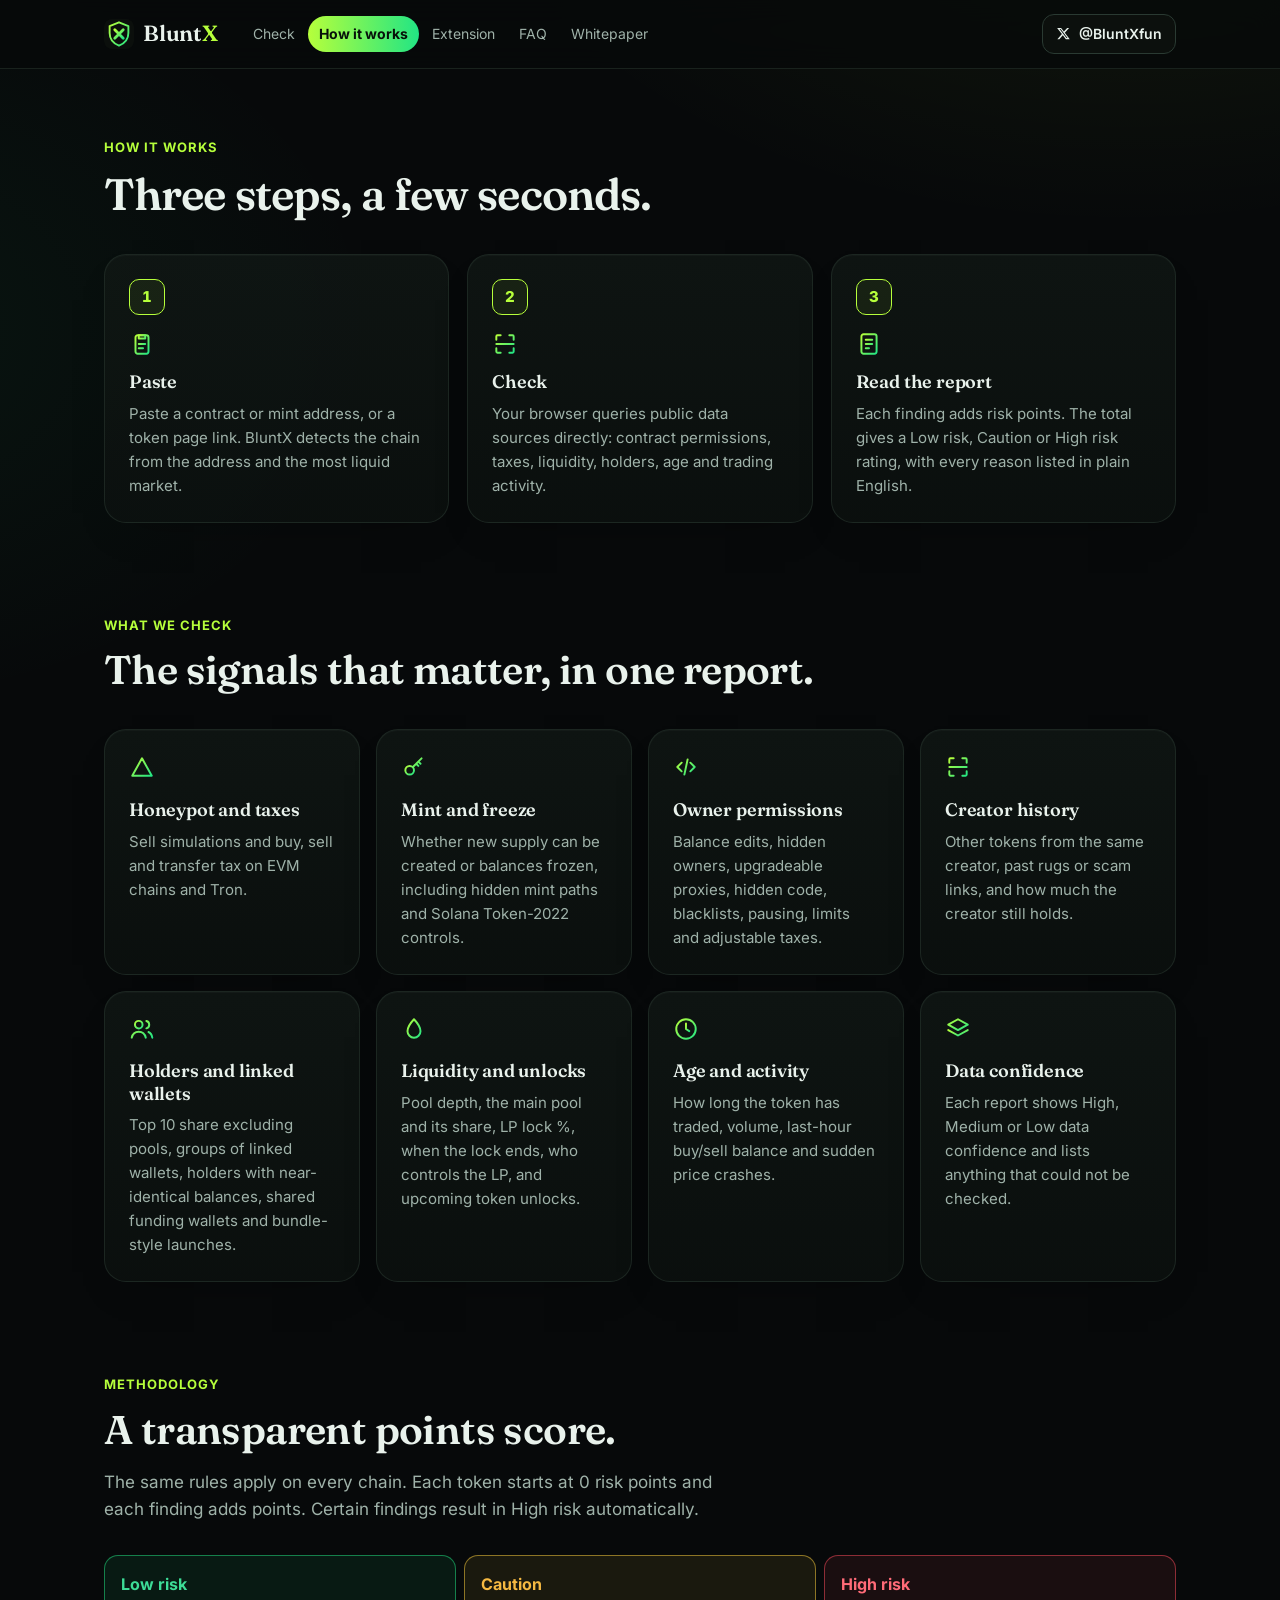
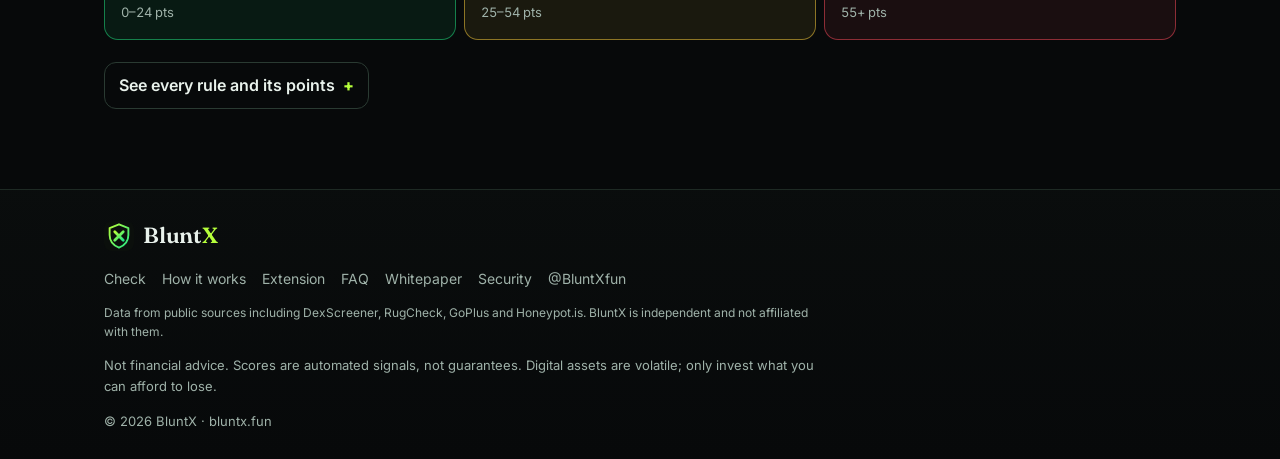
<file: how.html>
<!doctype html>
<html lang="en">
<head>
  <meta charset="utf-8">
  <meta name="viewport" content="width=device-width, initial-scale=1, viewport-fit=cover">
  <meta http-equiv="Content-Security-Policy" content="default-src 'self'; script-src 'self'; style-src 'self'; img-src 'self'; font-src 'self'; connect-src 'self'; manifest-src 'self'; worker-src 'self'; object-src 'none'; base-uri 'self'; form-action 'none'">
  <meta name="referrer" content="no-referrer">
  <title>How it works — BluntX</title>
  <meta name="description" content="How BluntX rates a token: paste an address, check public data, and read a Low risk, Caution or High risk report with a transparent points score.">
  <meta name="theme-color" content="#07090a">
  <meta property="og:type" content="website">
  <meta property="og:title" content="How BluntX works">
  <meta property="og:description" content="How BluntX rates a token: paste an address, check public data, and read a Low risk, Caution or High risk report with a transparent points score.">
  <meta property="og:url" content="https://bluntx.fun/how.html">
  <meta property="og:image" content="https://bluntx.fun/og.png">
  <meta name="twitter:card" content="summary_large_image">
  <meta name="twitter:site" content="@BluntXfun">
  <meta name="twitter:image" content="https://bluntx.fun/og.png">
  <link rel="icon" href="/favicon.svg" type="image/svg+xml">
  <link rel="icon" href="/favicon.png" type="image/png" sizes="48x48">
  <link rel="apple-touch-icon" href="/apple-touch-icon.png">
  <link rel="manifest" href="/manifest.webmanifest">
  <meta name="mobile-web-app-capable" content="yes">
  <meta name="apple-mobile-web-app-capable" content="yes">
  <meta name="apple-mobile-web-app-title" content="BluntX">
  <meta name="apple-mobile-web-app-status-bar-style" content="black-translucent">
  <link rel="preload" href="/fonts/Inter.woff2" as="font" type="font/woff2" crossorigin>
  <link rel="preload" href="/fonts/Fraunces.woff2" as="font" type="font/woff2" crossorigin>
  <link rel="stylesheet" href="/style.css">
  <script src="/framebuster.js"></script>
  <script src="/app.js" defer></script>
</head>
<body>
  <a class="skip" href="#content">Skip to content</a>
  <svg class="sprite" aria-hidden="true" focusable="false">
    <defs>
      <linearGradient id="bxg" x1="0" y1="0" x2="1" y2="1"><stop offset="0" stop-color="#b6ff3b"/><stop offset="1" stop-color="#22e584"/></linearGradient>
    </defs>
    <symbol id="i-shield" viewBox="0 0 24 24"><path d="M12 3l7 3v5c0 4.6-3 8.3-7 10-4-1.7-7-5.4-7-10V6z"/></symbol>
    <symbol id="i-paste" viewBox="0 0 24 24"><rect x="6" y="4" width="12" height="17" rx="2"/><path d="M9 4h6v3H9zM9 12h6M9 16h4"/></symbol>
    <symbol id="i-scan" viewBox="0 0 24 24"><path d="M4 8V5a1 1 0 011-1h3M16 4h3a1 1 0 011 1v3M20 16v3a1 1 0 01-1 1h-3M8 20H5a1 1 0 01-1-1v-3M4 12h16"/></symbol>
    <symbol id="i-report" viewBox="0 0 24 24"><rect x="5" y="3" width="14" height="18" rx="2"/><path d="M9 8h6M9 12h6M9 16h3"/></symbol>
    <symbol id="i-lock" viewBox="0 0 24 24"><rect x="5" y="11" width="14" height="9" rx="2"/><path d="M8 11V8a4 4 0 018 0v3"/></symbol>
    <symbol id="i-key" viewBox="0 0 24 24"><circle cx="8" cy="15" r="4"/><path d="M11 12l8-8M16 7l2 2M14 9l2 2"/></symbol>
    <symbol id="i-freeze" viewBox="0 0 24 24"><path d="M12 3v18M4.2 7.5l15.6 9M4.2 16.5l15.6-9M9.5 4.5L12 7l2.5-2.5M9.5 19.5L12 17l2.5 2.5"/></symbol>
    <symbol id="i-users" viewBox="0 0 24 24"><circle cx="9" cy="8" r="3.5"/><path d="M2.5 20c.8-3.4 3.4-5.5 6.5-5.5s5.7 2.1 6.5 5.5M16 4.6a3.5 3.5 0 010 6.8M18 14.8c1.8.7 3 2.5 3.5 5.2"/></symbol>
    <symbol id="i-drop" viewBox="0 0 24 24"><path d="M12 3s6 6.4 6 11a6 6 0 01-12 0c0-4.6 6-11 6-11z"/></symbol>
    <symbol id="i-clock" viewBox="0 0 24 24"><circle cx="12" cy="12" r="9"/><path d="M12 7v5l3 2"/></symbol>
    <symbol id="i-pulse" viewBox="0 0 24 24"><path d="M3 12h4l2-6 4 12 2-6h6"/></symbol>
    <symbol id="i-alert" viewBox="0 0 24 24"><path d="M12 4l9 16H3z"/><path d="M12 10v4M12 17v.5"/></symbol>
    <symbol id="i-code" viewBox="0 0 24 24"><path d="M8 8l-4 4 4 4M16 8l4 4-4 4M13.5 5l-3 14"/></symbol>
    <symbol id="i-layers" viewBox="0 0 24 24"><path d="M12 3l9 5-9 5-9-5z"/><path d="M3 13l9 5 9-5"/></symbol>
    <symbol id="i-eye-off" viewBox="0 0 24 24"><path d="M3 3l18 18M10.6 6.1A9.8 9.8 0 0112 6c5 0 9 6 9 6a16 16 0 01-2.7 3.3M6.3 7.6C4.2 9.1 3 12 3 12s4 6 9 6c1.5 0 2.9-.4 4.1-1"/><path d="M9.9 10a3 3 0 004.2 4.2"/></symbol>
    <symbol id="i-wallet-off" viewBox="0 0 24 24"><rect x="3" y="6" width="18" height="13" rx="2"/><path d="M16 12.5h2M3 3l18 18"/></symbol>
    <symbol id="i-book" viewBox="0 0 24 24"><path d="M4 5a2 2 0 012-2h13v16H6a2 2 0 00-2 2zM4 19V5M8 7h7"/></symbol>
    <symbol id="i-puzzle" viewBox="0 0 24 24"><path d="M10 4a2 2 0 014 0v2h4v4h-2a2 2 0 000 4h2v4h-4v-2a2 2 0 00-4 0v2H6v-4H4a2 2 0 010-4h2V6h4z"/></symbol>
    <symbol id="i-x" viewBox="0 0 24 24"><path class="fill" d="M17.8 3h3.1l-6.8 7.7L22 21h-6.2l-4.9-6.4L5.3 21H2.2l7.2-8.3L1.8 3h6.4l4.4 5.8zm-1.1 16.2h1.7L7.4 4.7H5.6z"/></symbol>
    <symbol id="i-arrow" viewBox="0 0 24 24"><path d="M5 12h14M13 6l6 6-6 6"/></symbol>
    <symbol id="i-close" viewBox="0 0 24 24"><path d="M6 6l12 12M18 6L6 18"/></symbol>
  </svg>

  <header class="nav">
    <div class="wrap nav-in">
      <a class="brand" href="/" aria-label="BluntX home">
        <span class="brand-mark" aria-hidden="true"><img src="/logo.svg" alt="" width="30" height="30"><span class="scan"></span></span>
        <span>Blunt<b>X</b></span>
      </a>
      <nav class="links-nav" aria-label="Main">
        <a href="/">Check</a>
        <a href="/how.html">How it works</a>
        <a href="/extension.html">Extension</a>
        <a href="/faq.html">FAQ</a>
        <a href="/whitepaper.html">Whitepaper</a>
      </nav>
      <a class="xbtn" href="https://x.com/BluntXfun" target="_blank" rel="noopener noreferrer" aria-label="BluntX on X (@BluntXfun)"><svg class="ico"><use href="#i-x"/></svg><span>@BluntXfun</span></a>
      <button type="button" class="menu-toggle" id="menu-btn" aria-label="Open menu" aria-controls="drawer" aria-expanded="false">
        <span class="burger" aria-hidden="true"><span></span><span></span><span></span></span>
      </button>
    </div>
  </header>

  <main id="content" class="page">
    <section class="section wrap" id="how-it-works">
      <p class="kicker">How it works</p>
      <h1>Three steps, a few seconds.</h1>
      <ol class="steps3">
        <li class="card"><span class="num">1</span><svg class="ico lg" aria-hidden="true"><use href="#i-paste"/></svg><h3>Paste</h3><p>Paste a contract or mint address, or a token page link. BluntX detects the chain from the address and the most liquid market.</p></li>
        <li class="card"><span class="num">2</span><svg class="ico lg" aria-hidden="true"><use href="#i-scan"/></svg><h3>Check</h3><p>Your browser queries public data sources directly: contract permissions, taxes, liquidity, holders, age and trading activity.</p></li>
        <li class="card"><span class="num">3</span><svg class="ico lg" aria-hidden="true"><use href="#i-report"/></svg><h3>Read the report</h3><p>Each finding adds risk points. The total gives a Low risk, Caution or High risk rating, with every reason listed in plain English.</p></li>
      </ol>
    </section>

    <section class="section wrap" id="checks">
      <p class="kicker">What we check</p>
      <h2>The signals that matter, in one report.</h2>
      <div class="grid4">
        <div class="card feat"><svg class="ico lg" aria-hidden="true"><use href="#i-alert"/></svg><h3>Honeypot and taxes</h3><p>Sell simulations and buy, sell and transfer tax on EVM chains and Tron.</p></div>
        <div class="card feat"><svg class="ico lg" aria-hidden="true"><use href="#i-key"/></svg><h3>Mint and freeze</h3><p>Whether new supply can be created or balances frozen, including hidden mint paths and Solana Token-2022 controls.</p></div>
        <div class="card feat"><svg class="ico lg" aria-hidden="true"><use href="#i-code"/></svg><h3>Owner permissions</h3><p>Balance edits, hidden owners, upgradeable proxies, hidden code, blacklists, pausing, limits and adjustable taxes.</p></div>
        <div class="card feat"><svg class="ico lg" aria-hidden="true"><use href="#i-scan"/></svg><h3>Creator history</h3><p>Other tokens from the same creator, past rugs or scam links, and how much the creator still holds.</p></div>
        <div class="card feat"><svg class="ico lg" aria-hidden="true"><use href="#i-users"/></svg><h3>Holders and linked wallets</h3><p>Top 10 share excluding pools, groups of linked wallets, holders with near-identical balances, shared funding wallets and bundle-style launches.</p></div>
        <div class="card feat"><svg class="ico lg" aria-hidden="true"><use href="#i-drop"/></svg><h3>Liquidity and unlocks</h3><p>Pool depth, the main pool and its share, LP lock %, when the lock ends, who controls the LP, and upcoming token unlocks.</p></div>
        <div class="card feat"><svg class="ico lg" aria-hidden="true"><use href="#i-clock"/></svg><h3>Age and activity</h3><p>How long the token has traded, volume, last-hour buy/sell balance and sudden price crashes.</p></div>
        <div class="card feat"><svg class="ico lg" aria-hidden="true"><use href="#i-layers"/></svg><h3>Data confidence</h3><p>Each report shows High, Medium or Low data confidence and lists anything that could not be checked.</p></div>
      </div>
    </section>

    <section class="section wrap" id="scoring">
      <p class="kicker">Methodology</p>
      <h2>A transparent points score.</h2>
      <p class="sub">The same rules apply on every chain. Each token starts at 0 risk points and each finding adds points. Certain findings result in High risk automatically.</p>
      <div class="scale" role="img" aria-label="Under 25 points is Low risk, 25 to 54 is Caution, 55 or more is High risk">
        <div class="seg g-seg"><b>Low risk</b><span>0–24 pts</span></div>
        <div class="seg y-seg"><b>Caution</b><span>25–54 pts</span></div>
        <div class="seg r-seg"><b>High risk</b><span>55+ pts</span></div>
      </div>
      <details class="method">
        <summary>See every rule and its points</summary>
        <div class="grid3">
          <div class="card"><h3>Honeypot and taxes</h3><p>EVM and Tron: sell simulations. A honeypot or a sell tax above 50% = <b>High risk</b>. Sell tax above 10% = <b>+25</b>. honeypot.is rating the token high risk = <b>+15</b>. Solana transfer fee above 10% = <b>+20</b> (above 5% = <b>+10</b>), plus <b>+5</b> if the issuer can change it.</p></div>
          <div class="card"><h3>Mint permission</h3><p>An active Solana mint authority, or an EVM owner with minting rights = <b>+35</b>. Renounced permissions add nothing. Ownership that looks renounced but can be reclaimed scores half points, and the report says the power can return.</p></div>
          <div class="card"><h3>Owner permissions</h3><p>Owner can modify balances = <b>+40</b> and <b>High risk</b>. Upgradeable proxy with hidden code = <b>High risk</b>. A proxy whose implementation code is closed counts as hidden code, even when the proxy shell itself is verified. Hidden owner, reclaimable ownership or unverified source code = <b>+20–25</b> each; hidden mint = <b>+35</b>; upgradeable with an active owner = <b>+20</b>. Blacklist, pause or adjustable tax with an active owner = <b>+15</b> each; adjustable limits or external calls = <b>+10</b>. Flagged as a copy of another token or an airdrop scam = <b>High risk</b>.</p></div>
          <div class="card"><h3>Freeze authority</h3><p>Solana: an active freeze authority can prevent holders from transferring or selling. Active = <b>High risk</b>. The canonical Solana USDC and USDT mints are the exception when Jupiter lists them on its strict list: the issuer keeps mint and freeze by design, which is explained and not scored. The issuer can still freeze wallets. Token-2022 permanent delegate, default-frozen or non-transferable tokens = <b>High risk</b>; transfer hook = <b>+15</b>.</p></div>
          <div class="card"><h3>Holder concentration</h3><p>Top 10 wallets, excluding pools, bonding curves and burn addresses: above 50% = <b>+30</b>, above 30% = <b>+15</b>. A single wallet above 15% = <b>+15</b>. An established token (trading for at least a year, at least $500k of liquidity, and listed on Jupiter or a centralized exchange, with no critical contract finding) still shows concentration, but those points are capped at <b>10</b> in total. The largest wallets there are often exchanges, treasuries or vesting accounts, which BluntX cannot label yet. When almost all of the supply sits in the pool or curve, a tiny top-10 share is shown as information, not as broad ownership.</p></div>
          <div class="card"><h3>Liquidity</h3><p>Under $5k = <b>+30</b>, under $25k = <b>+15</b>. A pool that has left the bonding curve and holds under $500, once the token is over an hour old, is <b>High risk</b>: liquidity is effectively gone. Tokens still on a bonding curve are assessed by market cap: under $10k = <b>+20</b>, under $50k = <b>+10</b>. If DexScreener lists no pairs, pool size is taken from RugCheck (Solana) or GoPlus (EVM).</p></div>
          <div class="card"><h3>Token age and activity</h3><p>Under 24 hours = <b>+15</b>, under 7 days = <b>+8</b>. Heavy selling in the last hour (sells more than twice buys, 50+ trades) = <b>+10</b>, except on an established token, where that one-hour swing is shown and not scored. With less activity, more than 70% of 24h trades being sells = <b>+10</b>; 24h volume under $1k = <b>+10</b>. Price down 80% in an hour or 90% in six hours = <b>+25</b>, and <b>High risk</b> if liquidity is also under $1k.</p></div>
          <div class="card"><h3>Lookalike names</h3><p>Another, older token with the same name on the same chain, with at least $10k of liquidity and at least ten times this token's liquidity (or ten times its market cap while it is still on a bonding curve) = <b>+10</b>, so you can check you have the right address.</p></div>
          <div class="card"><h3>Creator history</h3><p>Creator with past rugs, or a wallet linked to phishing, theft, money laundering or sanctions = <b>High risk</b>. Creator wallet linked to contracts flagged as malicious = <b>+20</b> (<b>+30</b> for tokens under 30 days old). On an established token that unnamed count is shown and not scored. 10+ other launches = <b>+15</b> (3–9 = <b>+8</b>); most of them now nearly worthless = <b>+10</b>. Creator still holds over 20% = <b>+20</b> (over 5% = <b>+10</b>). Limit 40.</p></div>
          <div class="card"><h3>Linked wallets and snipers</h3><p>Solana, counting only groups of 2 to 50 linked wallets: 30%+ of supply = <b>High risk</b>, 10–30% = <b>+25</b>, 3–10% = <b>+12</b>. One wallet that sent funds or tokens to 3+ current holders with 1%+ of supply = <b>+20</b> (5+ holders with 3%+, or 10%+ of supply = <b>+30</b>). 5+ of the 20 largest wallets with near-identical balances = <b>+10</b> (8+ = <b>+20</b>). Automated launch tool = <b>+10</b>. Tokens taken from 5+ holders (or 1% of holders) = <b>High risk</b>. Limit 35.</p></div>
          <div class="card"><h3>Liquidity lock and unlocks</h3><p>Solana main pool under 50% locked = <b>+25</b> (50–89% = <b>+10</b>). On an established token an unlocked deep pool is shown and not scored. A lock on a pool under $1k is information only, because the lock protects almost nothing. EVM under 90% locked on pools under $500k = <b>+15</b>. Lock ends within 7 days = <b>+20</b> (30 days = <b>+10</b>). Creator controls half the LP = <b>+25</b>; an ordinary wallet holds half the LP = <b>+20</b>. Paired with an uncommon token = <b>+10</b>. Locked team or vesting tokens (5%+ of supply) unlocking within 7 days = <b>+15</b> (30 days = <b>+8</b>). Limit 30.</p></div>
          <div class="card"><h3>Data confidence</h3><p>Six areas are marked Checked, Partly checked, Not available or Not applicable. Gaps add few or no points (+5 if the lock is unknown on pools under $100k). Tokens under one hour old are capped at Medium confidence. A Low-confidence report is never shown as Low risk; it shows <b>Caution: not enough data</b>.</p></div>
          <div class="card"><h3>Solana risk reports</h3><p>Public Solana risk reports are included. Flagged as rugged = <b>High risk</b>. Each other “danger” finding = <b>+15</b> (up to 3). Dangers that only repeat a holder or liquidity check BluntX already scores are shown as notes and not scored again. A Jupiter listing is not shown as a pass when the token is already High risk.</p></div>
          <div class="card"><h3>Known incidents</h3><p>A short list of contracts tied to a widely reported collapse is <b>High risk</b>, and the report names what happened. The list currently has the 2021 Squid Game (SQUID) token on BNB Chain and the December 2024 Hawk Tuah (HAWK) token on Solana.</p></div>
          <div class="card"><h3>Other chains</h3><p>For TON, Hyperliquid, Aptos and other chains without a free contract scanner, the rating uses market data only (+10 for the missing contract check) and is labelled accordingly.</p></div>
          <div class="card"><h3>Chains</h3><p>Solana (including pump.fun), Ethereum, Base, BNB Chain, Arbitrum, Polygon, Optimism, Avalanche and other EVM chains, Tron, Sui, TON and more. An EVM address with no DexScreener pairs is scanned on Ethereum, BNB Chain and Base, and the chain that returns contract data is used.</p></div>
        </div>
      </details>
    </section>
  </main>

  <footer class="foot">
    <div class="wrap foot-slim">
      <a class="brand" href="/" aria-label="BluntX home">
        <span class="brand-mark" aria-hidden="true"><img src="/logo.svg" alt="" width="28" height="28"><span class="scan"></span></span>
        <span>Blunt<b>X</b></span>
      </a>
      <nav class="foot-nav" aria-label="Footer">
        <a href="/">Check</a>
        <a href="/how.html">How it works</a>
        <a href="/extension.html">Extension</a>
        <a href="/faq.html">FAQ</a>
        <a href="/whitepaper.html">Whitepaper</a>
        <a href="/SECURITY.md">Security</a>
        <a href="https://x.com/BluntXfun" target="_blank" rel="noopener noreferrer">@BluntXfun</a>
      </nav>
      <p class="foot-credit">Data from public sources including DexScreener, RugCheck, GoPlus and Honeypot.is. BluntX is independent and not affiliated with them.</p>
      <p class="foot-legal">Not financial advice. Scores are automated signals, not guarantees. Digital assets are volatile; only invest what you can afford to lose.</p>
      <p class="foot-copy">© <span id="yr">2026</span> BluntX · bluntx.fun</p>
    </div>
  </footer>

  <div class="backdrop" id="backdrop" aria-hidden="true"></div>
  <aside id="drawer" class="drawer" role="dialog" aria-modal="true" aria-label="Menu" aria-hidden="true">
    <div class="drawer-head">
      <a class="brand" href="/" aria-label="BluntX home">
        <span class="brand-mark" aria-hidden="true"><img src="/logo.svg" alt="" width="28" height="28"><span class="scan"></span></span>
        <span>Blunt<b>X</b></span>
      </a>
      <button type="button" class="drawer-close" id="drawer-close" aria-label="Close menu">
        <svg class="ico" aria-hidden="true"><use href="#i-close"/></svg>
      </button>
    </div>
    <nav class="drawer-nav" aria-label="Site pages">
      <a href="/">Check</a>
      <a href="/how.html">How it works</a>
      <a href="/extension.html">Extension</a>
      <a href="/faq.html">FAQ</a>
      <a href="/whitepaper.html">Whitepaper</a>
    </nav>
    <div class="drawer-foot">
      <a class="xbtn" href="https://x.com/BluntXfun" target="_blank" rel="noopener noreferrer" aria-label="BluntX on X (@BluntXfun)"><svg class="ico"><use href="#i-x"/></svg><span>@BluntXfun</span></a>
    </div>
  </aside>
</body>
</html>
</file>
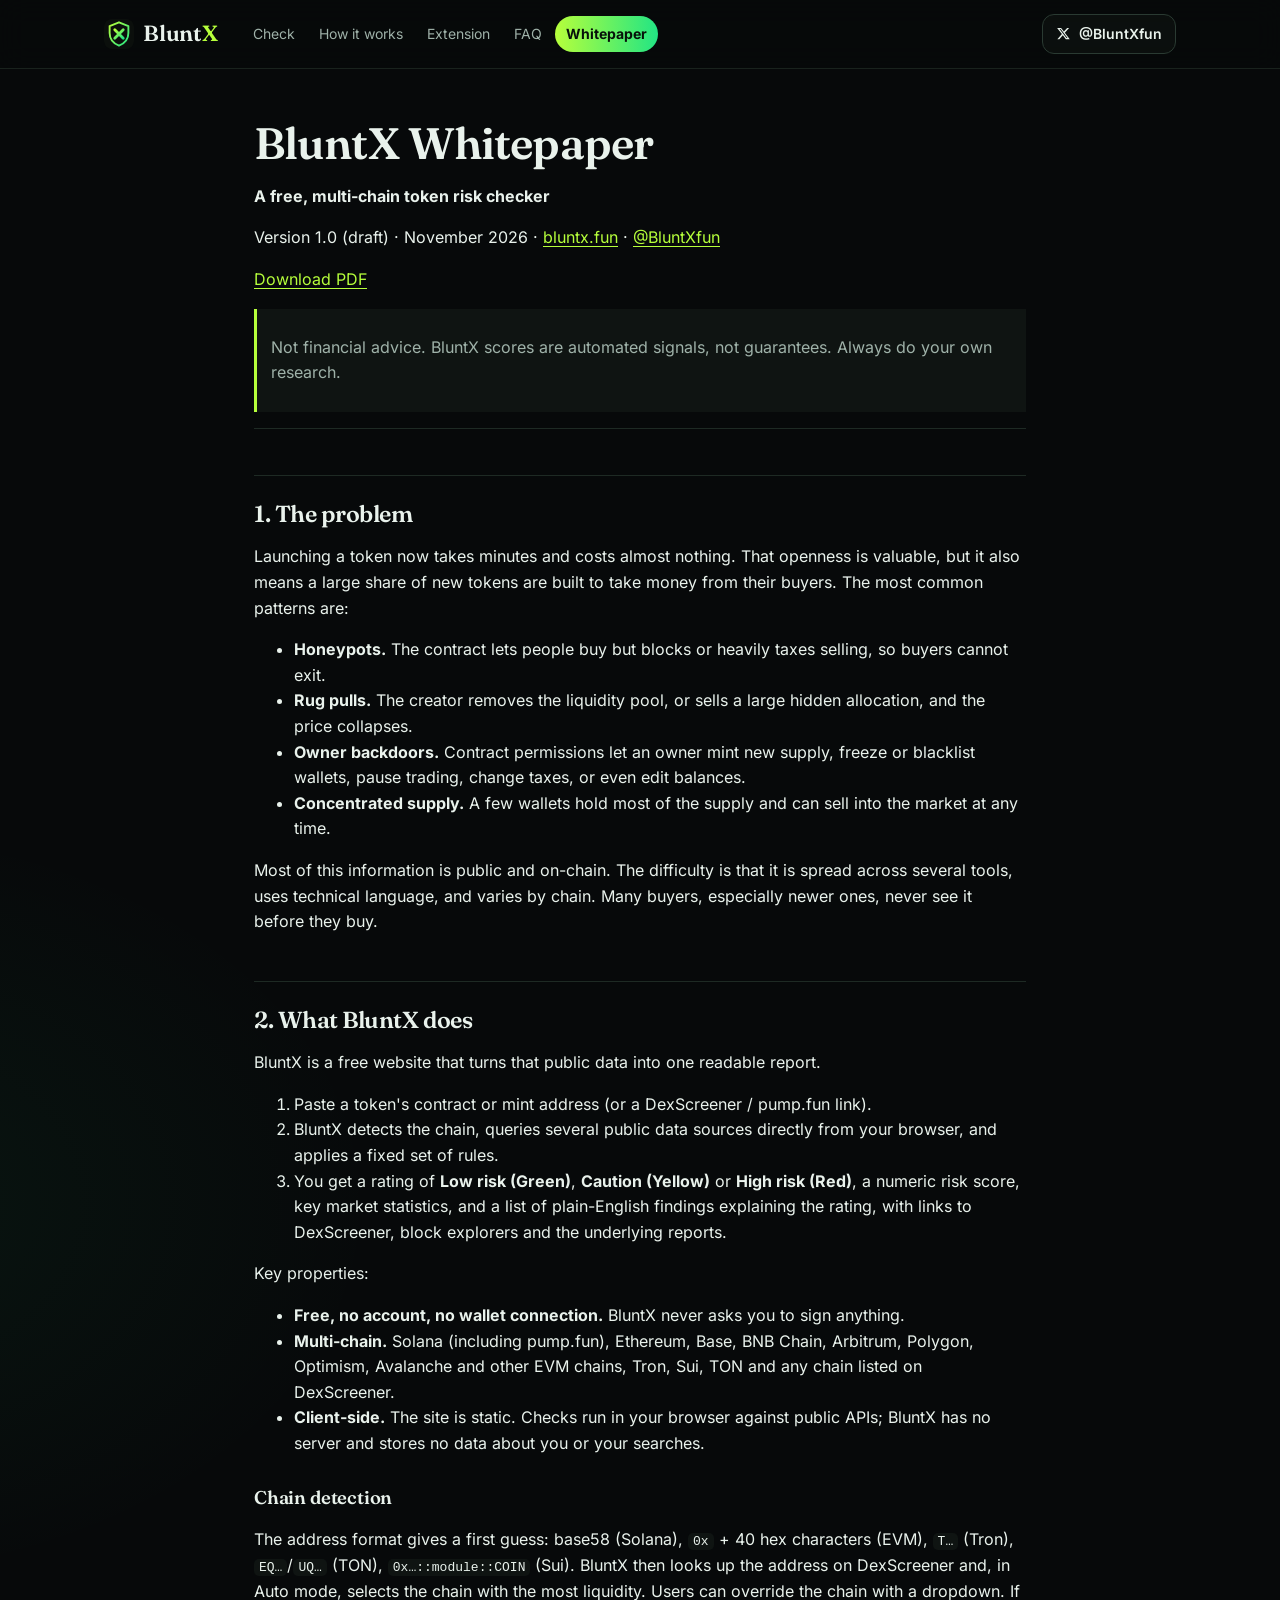
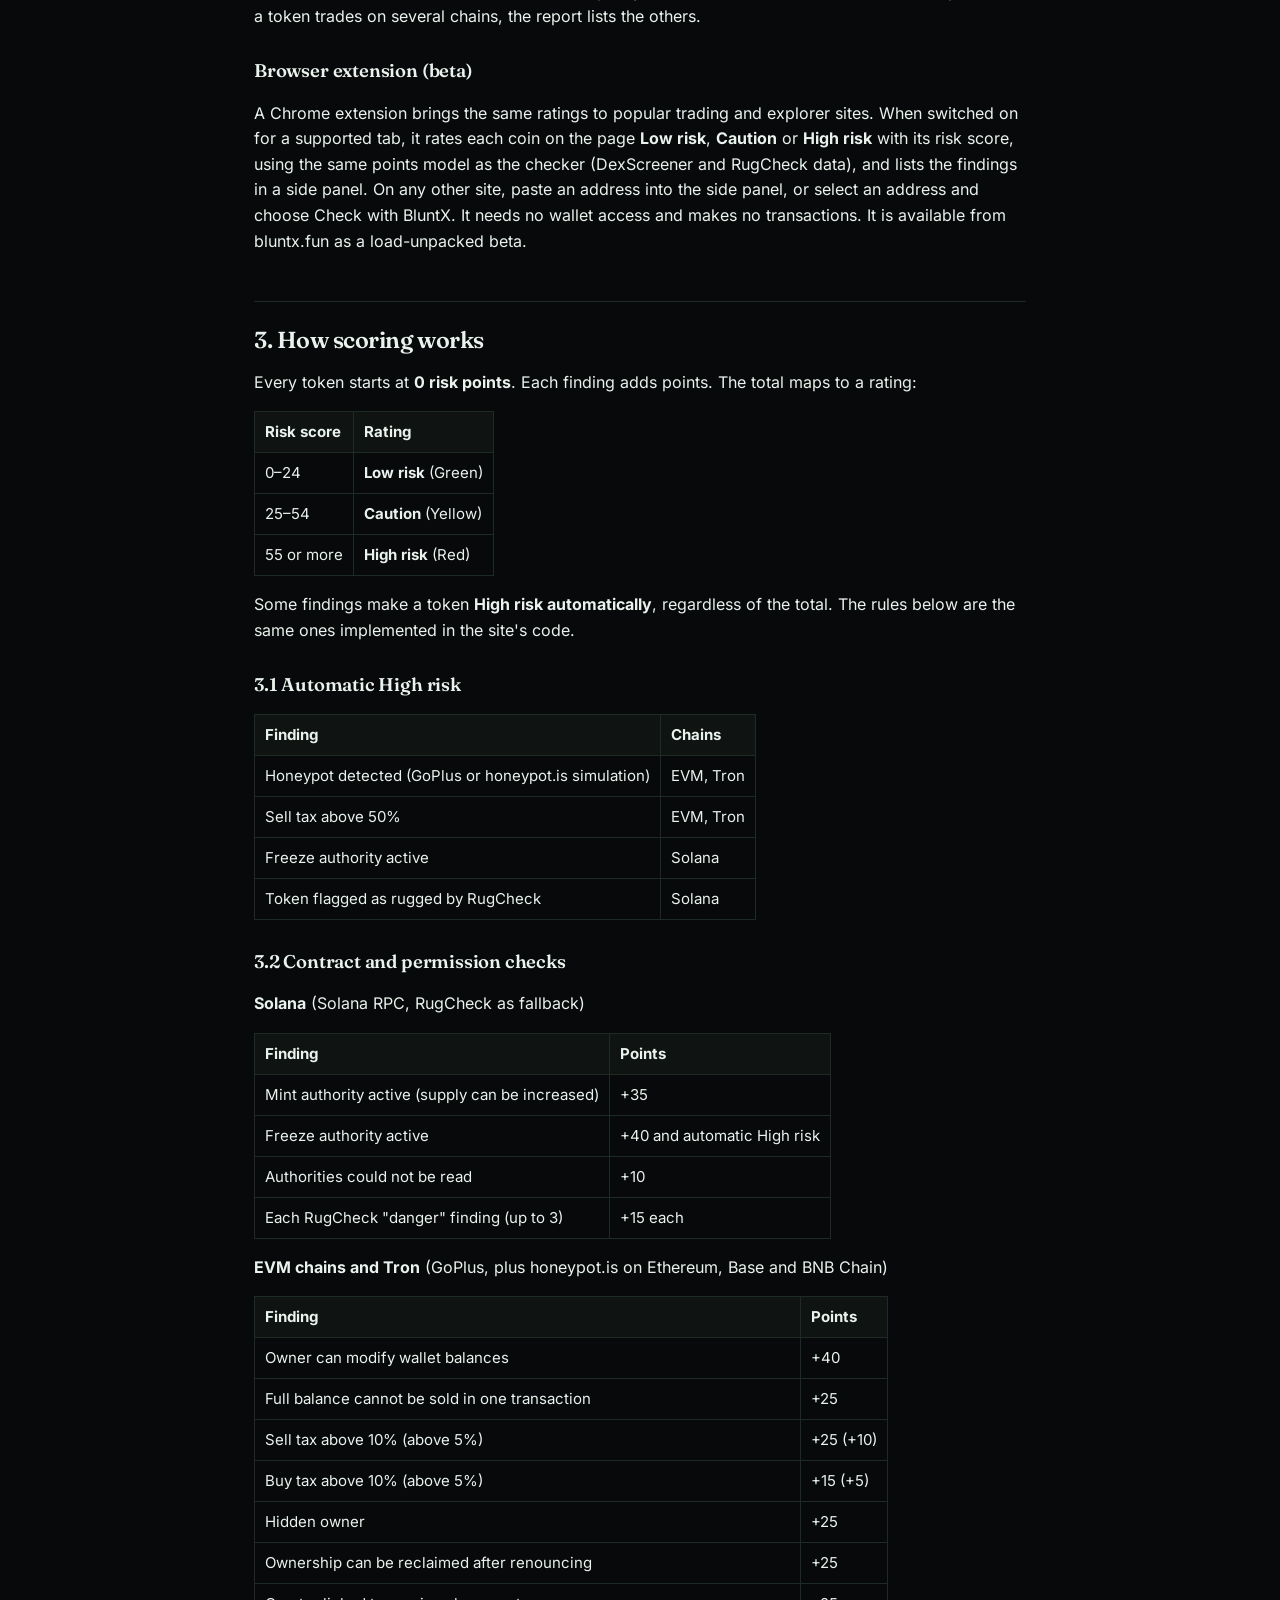
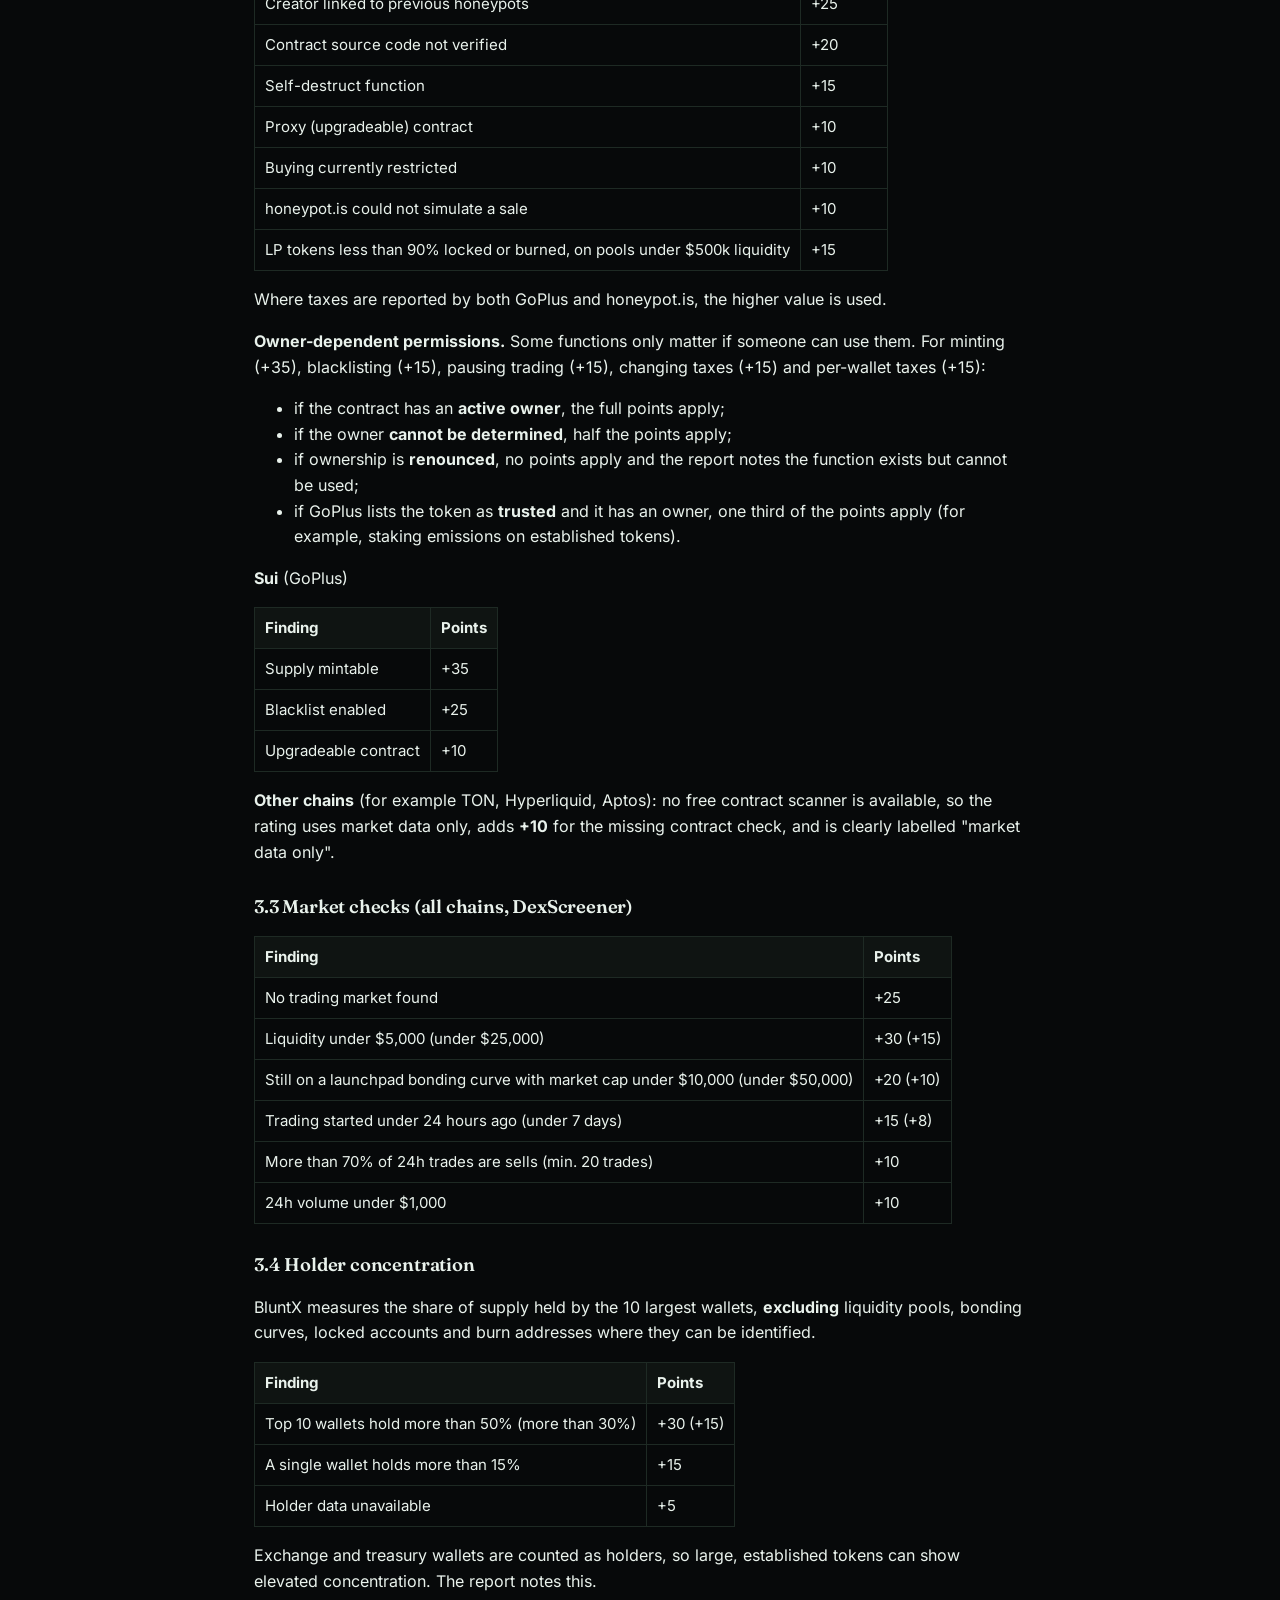
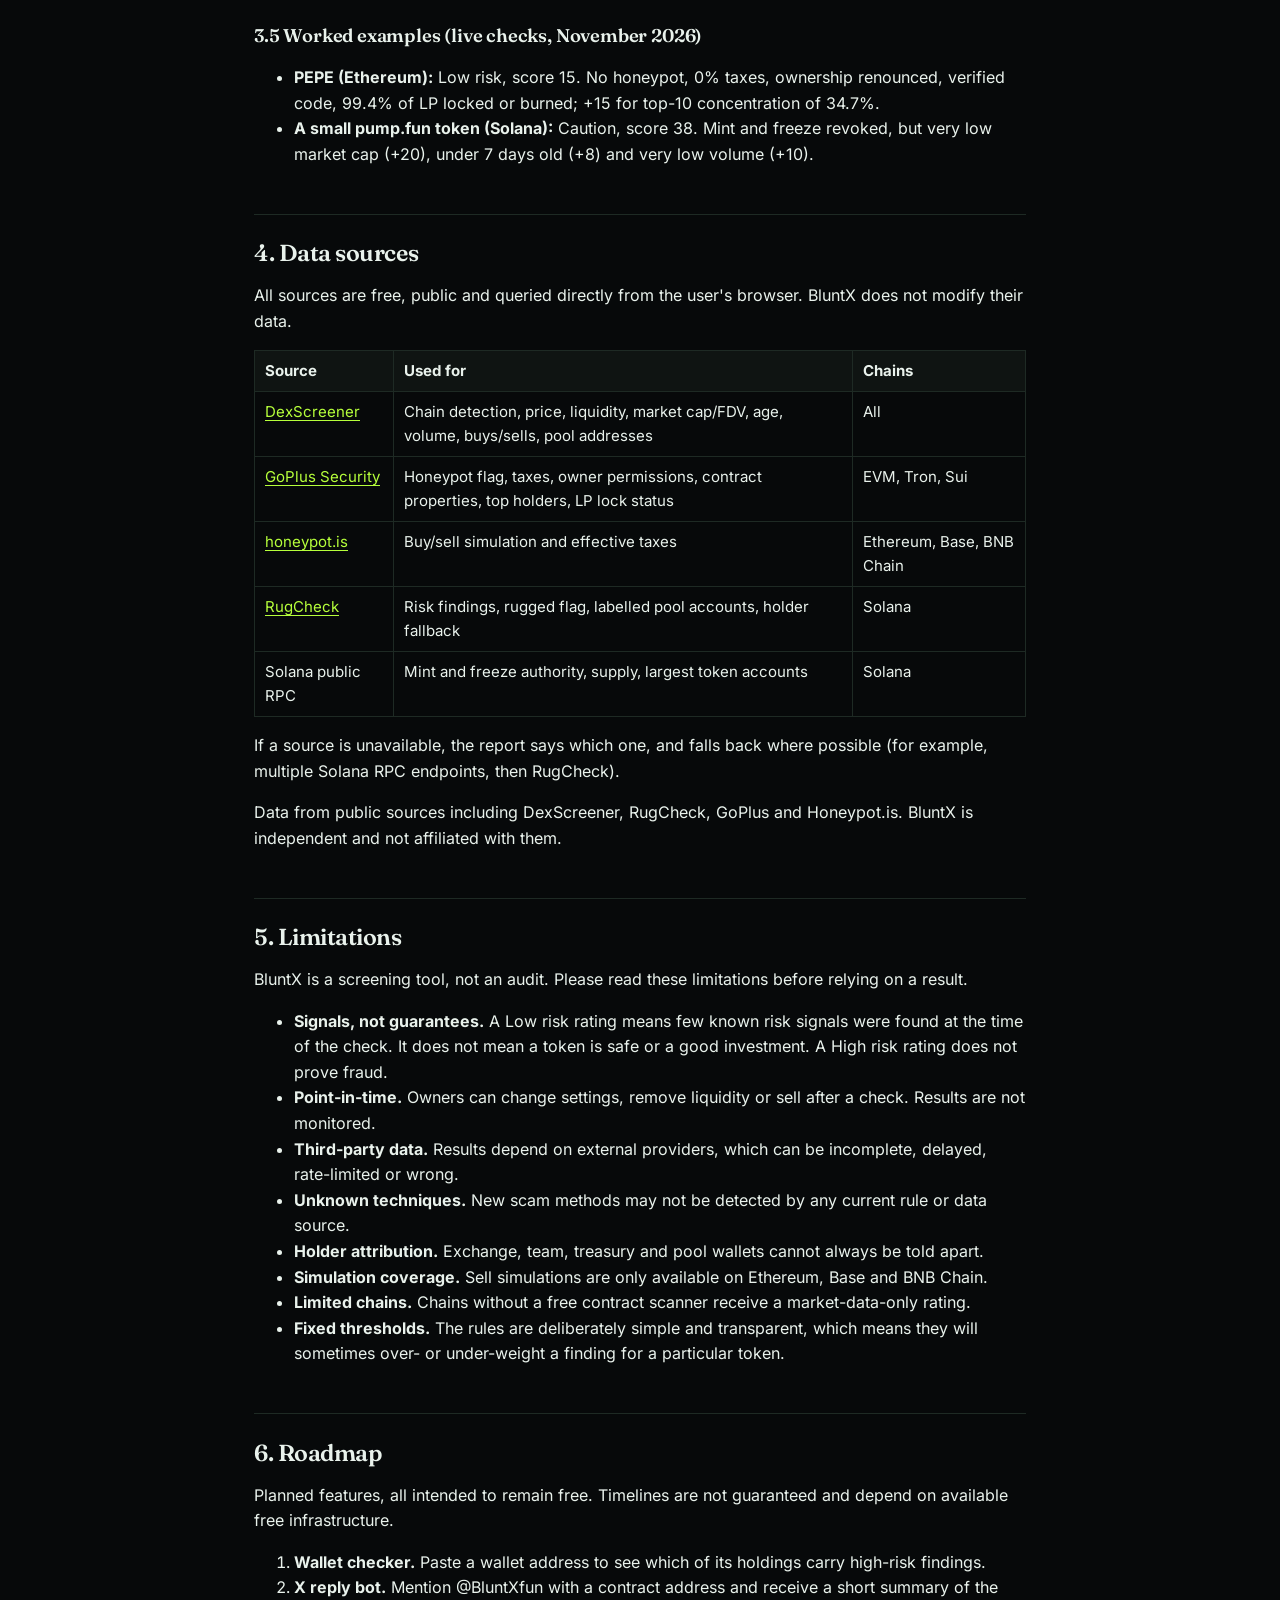
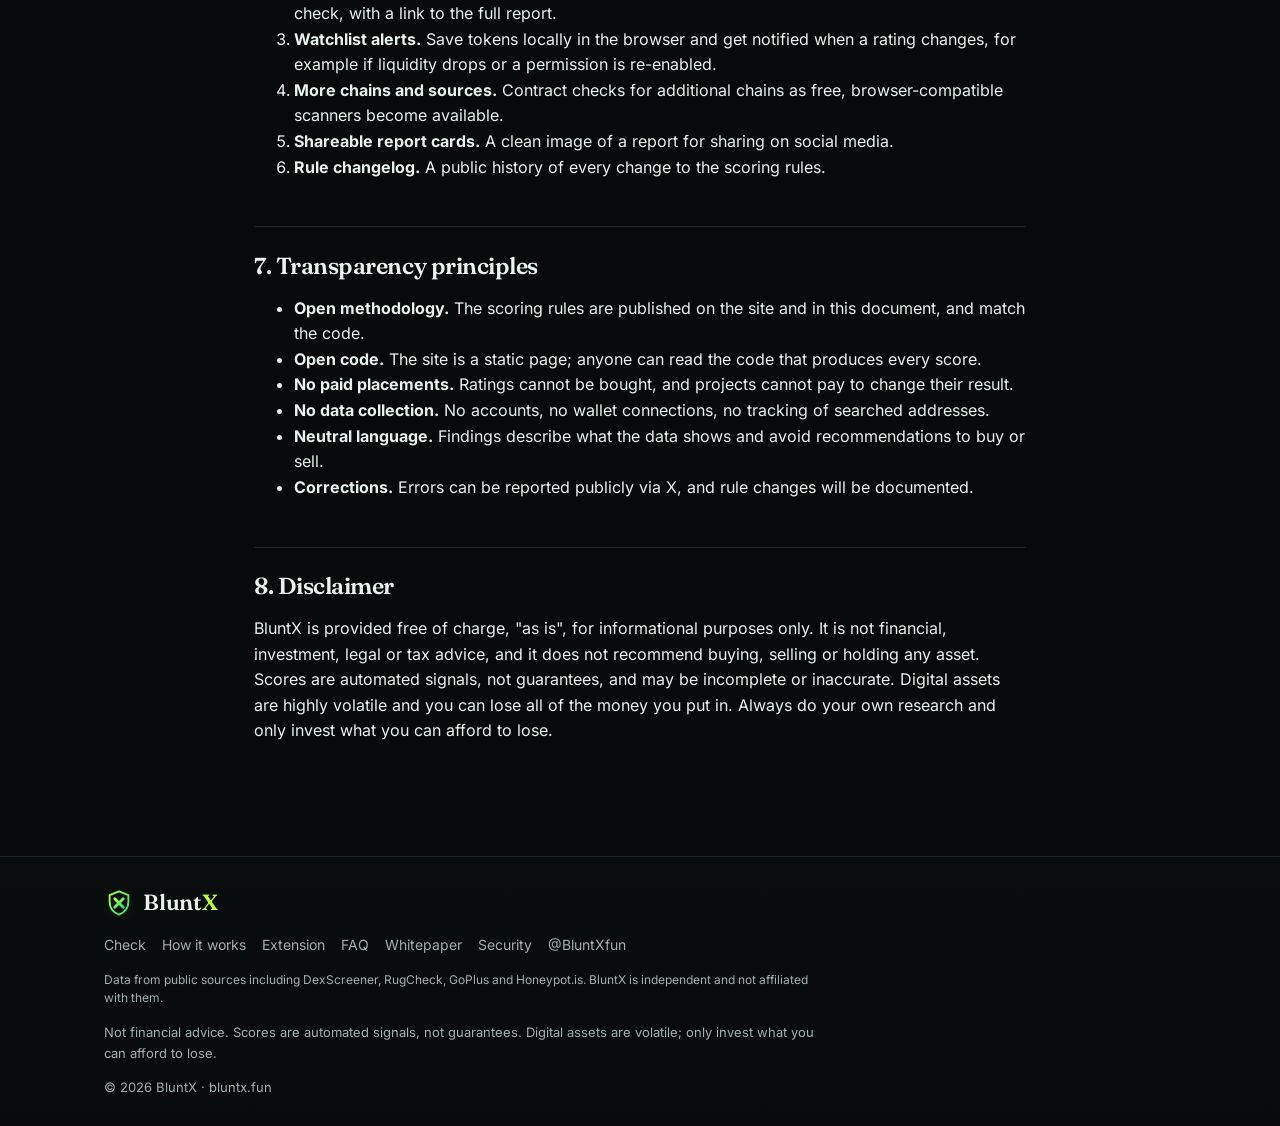
<file: whitepaper.html>
<!doctype html>
<html lang="en">
<head>
  <meta charset="utf-8">
  <meta name="viewport" content="width=device-width, initial-scale=1, viewport-fit=cover">
  <meta http-equiv="Content-Security-Policy" content="default-src 'self'; script-src 'self'; style-src 'self'; img-src 'self'; font-src 'self'; connect-src 'self'; manifest-src 'self'; worker-src 'self'; object-src 'none'; base-uri 'self'; form-action 'none'">
  <meta name="referrer" content="no-referrer">
  <title>BluntX Whitepaper — Token risk checker for any chain</title>
  <meta name="description" content="How BluntX rates tokens: methodology, data sources, limitations and roadmap.">
  <meta name="theme-color" content="#07090a">
  <meta property="og:type" content="website">
  <meta property="og:title" content="BluntX Whitepaper">
  <meta property="og:description" content="How BluntX rates tokens: methodology, data sources, limitations and roadmap.">
  <meta property="og:url" content="https://bluntx.fun/whitepaper.html">
  <meta property="og:image" content="https://bluntx.fun/og.png">
  <meta name="twitter:card" content="summary_large_image">
  <meta name="twitter:site" content="@BluntXfun">
  <meta name="twitter:image" content="https://bluntx.fun/og.png">
  <link rel="icon" href="/favicon.svg" type="image/svg+xml">
  <link rel="icon" href="/favicon.png" type="image/png" sizes="48x48">
  <link rel="apple-touch-icon" href="/apple-touch-icon.png">
  <link rel="manifest" href="/manifest.webmanifest">
  <meta name="mobile-web-app-capable" content="yes">
  <meta name="apple-mobile-web-app-capable" content="yes">
  <meta name="apple-mobile-web-app-title" content="BluntX">
  <meta name="apple-mobile-web-app-status-bar-style" content="black-translucent">
  <link rel="preload" href="/fonts/Inter.woff2" as="font" type="font/woff2" crossorigin>
  <link rel="preload" href="/fonts/Fraunces.woff2" as="font" type="font/woff2" crossorigin>
  <link rel="stylesheet" href="/style.css">
  <link rel="stylesheet" href="/whitepaper.css">
  <script src="/framebuster.js"></script>
  <script src="/app.js" defer></script>
</head>
<body>
  <a class="skip" href="#content">Skip to content</a>
  <svg class="sprite" aria-hidden="true" focusable="false">
    <defs>
      <linearGradient id="bxg" x1="0" y1="0" x2="1" y2="1"><stop offset="0" stop-color="#b6ff3b"/><stop offset="1" stop-color="#22e584"/></linearGradient>
    </defs>
    <symbol id="i-shield" viewBox="0 0 24 24"><path d="M12 3l7 3v5c0 4.6-3 8.3-7 10-4-1.7-7-5.4-7-10V6z"/></symbol>
    <symbol id="i-paste" viewBox="0 0 24 24"><rect x="6" y="4" width="12" height="17" rx="2"/><path d="M9 4h6v3H9zM9 12h6M9 16h4"/></symbol>
    <symbol id="i-scan" viewBox="0 0 24 24"><path d="M4 8V5a1 1 0 011-1h3M16 4h3a1 1 0 011 1v3M20 16v3a1 1 0 01-1 1h-3M8 20H5a1 1 0 01-1-1v-3M4 12h16"/></symbol>
    <symbol id="i-report" viewBox="0 0 24 24"><rect x="5" y="3" width="14" height="18" rx="2"/><path d="M9 8h6M9 12h6M9 16h3"/></symbol>
    <symbol id="i-lock" viewBox="0 0 24 24"><rect x="5" y="11" width="14" height="9" rx="2"/><path d="M8 11V8a4 4 0 018 0v3"/></symbol>
    <symbol id="i-key" viewBox="0 0 24 24"><circle cx="8" cy="15" r="4"/><path d="M11 12l8-8M16 7l2 2M14 9l2 2"/></symbol>
    <symbol id="i-freeze" viewBox="0 0 24 24"><path d="M12 3v18M4.2 7.5l15.6 9M4.2 16.5l15.6-9M9.5 4.5L12 7l2.5-2.5M9.5 19.5L12 17l2.5 2.5"/></symbol>
    <symbol id="i-users" viewBox="0 0 24 24"><circle cx="9" cy="8" r="3.5"/><path d="M2.5 20c.8-3.4 3.4-5.5 6.5-5.5s5.7 2.1 6.5 5.5M16 4.6a3.5 3.5 0 010 6.8M18 14.8c1.8.7 3 2.5 3.5 5.2"/></symbol>
    <symbol id="i-drop" viewBox="0 0 24 24"><path d="M12 3s6 6.4 6 11a6 6 0 01-12 0c0-4.6 6-11 6-11z"/></symbol>
    <symbol id="i-clock" viewBox="0 0 24 24"><circle cx="12" cy="12" r="9"/><path d="M12 7v5l3 2"/></symbol>
    <symbol id="i-pulse" viewBox="0 0 24 24"><path d="M3 12h4l2-6 4 12 2-6h6"/></symbol>
    <symbol id="i-alert" viewBox="0 0 24 24"><path d="M12 4l9 16H3z"/><path d="M12 10v4M12 17v.5"/></symbol>
    <symbol id="i-code" viewBox="0 0 24 24"><path d="M8 8l-4 4 4 4M16 8l4 4-4 4M13.5 5l-3 14"/></symbol>
    <symbol id="i-layers" viewBox="0 0 24 24"><path d="M12 3l9 5-9 5-9-5z"/><path d="M3 13l9 5 9-5"/></symbol>
    <symbol id="i-eye-off" viewBox="0 0 24 24"><path d="M3 3l18 18M10.6 6.1A9.8 9.8 0 0112 6c5 0 9 6 9 6a16 16 0 01-2.7 3.3M6.3 7.6C4.2 9.1 3 12 3 12s4 6 9 6c1.5 0 2.9-.4 4.1-1"/><path d="M9.9 10a3 3 0 004.2 4.2"/></symbol>
    <symbol id="i-wallet-off" viewBox="0 0 24 24"><rect x="3" y="6" width="18" height="13" rx="2"/><path d="M16 12.5h2M3 3l18 18"/></symbol>
    <symbol id="i-book" viewBox="0 0 24 24"><path d="M4 5a2 2 0 012-2h13v16H6a2 2 0 00-2 2zM4 19V5M8 7h7"/></symbol>
    <symbol id="i-puzzle" viewBox="0 0 24 24"><path d="M10 4a2 2 0 014 0v2h4v4h-2a2 2 0 000 4h2v4h-4v-2a2 2 0 00-4 0v2H6v-4H4a2 2 0 010-4h2V6h4z"/></symbol>
    <symbol id="i-x" viewBox="0 0 24 24"><path class="fill" d="M17.8 3h3.1l-6.8 7.7L22 21h-6.2l-4.9-6.4L5.3 21H2.2l7.2-8.3L1.8 3h6.4l4.4 5.8zm-1.1 16.2h1.7L7.4 4.7H5.6z"/></symbol>
    <symbol id="i-arrow" viewBox="0 0 24 24"><path d="M5 12h14M13 6l6 6-6 6"/></symbol>
    <symbol id="i-close" viewBox="0 0 24 24"><path d="M6 6l12 12M18 6L6 18"/></symbol>
  </svg>

  <header class="nav">
    <div class="wrap nav-in">
      <a class="brand" href="/" aria-label="BluntX home">
        <span class="brand-mark" aria-hidden="true"><img src="/logo.svg" alt="" width="30" height="30"><span class="scan"></span></span>
        <span>Blunt<b>X</b></span>
      </a>
      <nav class="links-nav" aria-label="Main">
        <a href="/">Check</a>
        <a href="/how.html">How it works</a>
        <a href="/extension.html">Extension</a>
        <a href="/faq.html">FAQ</a>
        <a href="/whitepaper.html">Whitepaper</a>
      </nav>
      <a class="xbtn" href="https://x.com/BluntXfun" target="_blank" rel="noopener noreferrer" aria-label="BluntX on X (@BluntXfun)"><svg class="ico"><use href="#i-x"/></svg><span>@BluntXfun</span></a>
      <button type="button" class="menu-toggle" id="menu-btn" aria-label="Open menu" aria-controls="drawer" aria-expanded="false">
        <span class="burger" aria-hidden="true"><span></span><span></span><span></span></span>
      </button>
    </div>
  </header>

<main id="content" class="paper"><h1>BluntX Whitepaper</h1>
<p><strong>A free, multi-chain token risk checker</strong></p>
<p>Version 1.0 (draft) · November 2026 · <a href="https://bluntx.fun" target="_blank" rel="noopener noreferrer">bluntx.fun</a> · <a href="https://x.com/BluntXfun" target="_blank" rel="noopener noreferrer">@BluntXfun</a></p>
<p><a href="/whitepaper.pdf" download>Download PDF</a></p>
<blockquote>
<p>Not financial advice. BluntX scores are automated signals, not guarantees. Always do your own research.</p>
</blockquote>
<hr />
<h2>1. The problem</h2>
<p>Launching a token now takes minutes and costs almost nothing. That openness is valuable, but it also means a large share of new tokens are built to take money from their buyers. The most common patterns are:</p>
<ul>
<li><strong>Honeypots.</strong> The contract lets people buy but blocks or heavily taxes selling, so buyers cannot exit.</li>
<li><strong>Rug pulls.</strong> The creator removes the liquidity pool, or sells a large hidden allocation, and the price collapses.</li>
<li><strong>Owner backdoors.</strong> Contract permissions let an owner mint new supply, freeze or blacklist wallets, pause trading, change taxes, or even edit balances.</li>
<li><strong>Concentrated supply.</strong> A few wallets hold most of the supply and can sell into the market at any time.</li>
</ul>
<p>Most of this information is public and on-chain. The difficulty is that it is spread across several tools, uses technical language, and varies by chain. Many buyers, especially newer ones, never see it before they buy.</p>
<h2>2. What BluntX does</h2>
<p>BluntX is a free website that turns that public data into one readable report.</p>
<ol>
<li>Paste a token's contract or mint address (or a DexScreener / pump.fun link).</li>
<li>BluntX detects the chain, queries several public data sources directly from your browser, and applies a fixed set of rules.</li>
<li>You get a rating of <strong>Low risk (Green)</strong>, <strong>Caution (Yellow)</strong> or <strong>High risk (Red)</strong>, a numeric risk score, key market statistics, and a list of plain-English findings explaining the rating, with links to DexScreener, block explorers and the underlying reports.</li>
</ol>
<p>Key properties:</p>
<ul>
<li><strong>Free, no account, no wallet connection.</strong> BluntX never asks you to sign anything.</li>
<li><strong>Multi-chain.</strong> Solana (including pump.fun), Ethereum, Base, BNB Chain, Arbitrum, Polygon, Optimism, Avalanche and other EVM chains, Tron, Sui, TON and any chain listed on DexScreener.</li>
<li><strong>Client-side.</strong> The site is static. Checks run in your browser against public APIs; BluntX has no server and stores no data about you or your searches.</li>
</ul>
<h3>Chain detection</h3>
<p>The address format gives a first guess: base58 (Solana), <code>0x</code> + 40 hex characters (EVM), <code>T…</code> (Tron), <code>EQ…</code>/<code>UQ…</code> (TON), <code>0x…::module::COIN</code> (Sui). BluntX then looks up the address on DexScreener and, in Auto mode, selects the chain with the most liquidity. Users can override the chain with a dropdown. If a token trades on several chains, the report lists the others.</p>
<h3>Browser extension (beta)</h3>
<p>A Chrome extension brings the same ratings to popular trading and explorer sites. When switched on for a supported tab, it rates each coin on the page <strong>Low risk</strong>, <strong>Caution</strong> or <strong>High risk</strong> with its risk score, using the same points model as the checker (DexScreener and RugCheck data), and lists the findings in a side panel. On any other site, paste an address into the side panel, or select an address and choose Check with BluntX. It needs no wallet access and makes no transactions. It is available from bluntx.fun as a load-unpacked beta.</p>
<h2>3. How scoring works</h2>
<p>Every token starts at <strong>0 risk points</strong>. Each finding adds points. The total maps to a rating:</p>
<table>
<thead>
<tr>
<th>Risk score</th>
<th>Rating</th>
</tr>
</thead>
<tbody>
<tr>
<td>0–24</td>
<td><strong>Low risk</strong> (Green)</td>
</tr>
<tr>
<td>25–54</td>
<td><strong>Caution</strong> (Yellow)</td>
</tr>
<tr>
<td>55 or more</td>
<td><strong>High risk</strong> (Red)</td>
</tr>
</tbody>
</table>
<p>Some findings make a token <strong>High risk automatically</strong>, regardless of the total. The rules below are the same ones implemented in the site's code.</p>
<h3>3.1 Automatic High risk</h3>
<table>
<thead>
<tr>
<th>Finding</th>
<th>Chains</th>
</tr>
</thead>
<tbody>
<tr>
<td>Honeypot detected (GoPlus or honeypot.is simulation)</td>
<td>EVM, Tron</td>
</tr>
<tr>
<td>Sell tax above 50%</td>
<td>EVM, Tron</td>
</tr>
<tr>
<td>Freeze authority active</td>
<td>Solana</td>
</tr>
<tr>
<td>Token flagged as rugged by RugCheck</td>
<td>Solana</td>
</tr>
</tbody>
</table>
<h3>3.2 Contract and permission checks</h3>
<p><strong>Solana</strong> (Solana RPC, RugCheck as fallback)</p>
<table>
<thead>
<tr>
<th>Finding</th>
<th>Points</th>
</tr>
</thead>
<tbody>
<tr>
<td>Mint authority active (supply can be increased)</td>
<td>+35</td>
</tr>
<tr>
<td>Freeze authority active</td>
<td>+40 and automatic High risk</td>
</tr>
<tr>
<td>Authorities could not be read</td>
<td>+10</td>
</tr>
<tr>
<td>Each RugCheck "danger" finding (up to 3)</td>
<td>+15 each</td>
</tr>
</tbody>
</table>
<p><strong>EVM chains and Tron</strong> (GoPlus, plus honeypot.is on Ethereum, Base and BNB Chain)</p>
<table>
<thead>
<tr>
<th>Finding</th>
<th>Points</th>
</tr>
</thead>
<tbody>
<tr>
<td>Owner can modify wallet balances</td>
<td>+40</td>
</tr>
<tr>
<td>Full balance cannot be sold in one transaction</td>
<td>+25</td>
</tr>
<tr>
<td>Sell tax above 10% (above 5%)</td>
<td>+25 (+10)</td>
</tr>
<tr>
<td>Buy tax above 10% (above 5%)</td>
<td>+15 (+5)</td>
</tr>
<tr>
<td>Hidden owner</td>
<td>+25</td>
</tr>
<tr>
<td>Ownership can be reclaimed after renouncing</td>
<td>+25</td>
</tr>
<tr>
<td>Creator linked to previous honeypots</td>
<td>+25</td>
</tr>
<tr>
<td>Contract source code not verified</td>
<td>+20</td>
</tr>
<tr>
<td>Self-destruct function</td>
<td>+15</td>
</tr>
<tr>
<td>Proxy (upgradeable) contract</td>
<td>+10</td>
</tr>
<tr>
<td>Buying currently restricted</td>
<td>+10</td>
</tr>
<tr>
<td>honeypot.is could not simulate a sale</td>
<td>+10</td>
</tr>
<tr>
<td>LP tokens less than 90% locked or burned, on pools under $500k liquidity</td>
<td>+15</td>
</tr>
</tbody>
</table>
<p>Where taxes are reported by both GoPlus and honeypot.is, the higher value is used.</p>
<p><strong>Owner-dependent permissions.</strong> Some functions only matter if someone can use them. For minting (+35), blacklisting (+15), pausing trading (+15), changing taxes (+15) and per-wallet taxes (+15):</p>
<ul>
<li>if the contract has an <strong>active owner</strong>, the full points apply;</li>
<li>if the owner <strong>cannot be determined</strong>, half the points apply;</li>
<li>if ownership is <strong>renounced</strong>, no points apply and the report notes the function exists but cannot be used;</li>
<li>if GoPlus lists the token as <strong>trusted</strong> and it has an owner, one third of the points apply (for example, staking emissions on established tokens).</li>
</ul>
<p><strong>Sui</strong> (GoPlus)</p>
<table>
<thead>
<tr>
<th>Finding</th>
<th>Points</th>
</tr>
</thead>
<tbody>
<tr>
<td>Supply mintable</td>
<td>+35</td>
</tr>
<tr>
<td>Blacklist enabled</td>
<td>+25</td>
</tr>
<tr>
<td>Upgradeable contract</td>
<td>+10</td>
</tr>
</tbody>
</table>
<p><strong>Other chains</strong> (for example TON, Hyperliquid, Aptos): no free contract scanner is available, so the rating uses market data only, adds <strong>+10</strong> for the missing contract check, and is clearly labelled "market data only".</p>
<h3>3.3 Market checks (all chains, DexScreener)</h3>
<table>
<thead>
<tr>
<th>Finding</th>
<th>Points</th>
</tr>
</thead>
<tbody>
<tr>
<td>No trading market found</td>
<td>+25</td>
</tr>
<tr>
<td>Liquidity under $5,000 (under $25,000)</td>
<td>+30 (+15)</td>
</tr>
<tr>
<td>Still on a launchpad bonding curve with market cap under $10,000 (under $50,000)</td>
<td>+20 (+10)</td>
</tr>
<tr>
<td>Trading started under 24 hours ago (under 7 days)</td>
<td>+15 (+8)</td>
</tr>
<tr>
<td>More than 70% of 24h trades are sells (min. 20 trades)</td>
<td>+10</td>
</tr>
<tr>
<td>24h volume under $1,000</td>
<td>+10</td>
</tr>
</tbody>
</table>
<h3>3.4 Holder concentration</h3>
<p>BluntX measures the share of supply held by the 10 largest wallets, <strong>excluding</strong> liquidity pools, bonding curves, locked accounts and burn addresses where they can be identified.</p>
<table>
<thead>
<tr>
<th>Finding</th>
<th>Points</th>
</tr>
</thead>
<tbody>
<tr>
<td>Top 10 wallets hold more than 50% (more than 30%)</td>
<td>+30 (+15)</td>
</tr>
<tr>
<td>A single wallet holds more than 15%</td>
<td>+15</td>
</tr>
<tr>
<td>Holder data unavailable</td>
<td>+5</td>
</tr>
</tbody>
</table>
<p>Exchange and treasury wallets are counted as holders, so large, established tokens can show elevated concentration. The report notes this.</p>
<h3>3.5 Worked examples (live checks, November 2026)</h3>
<ul>
<li><strong>PEPE (Ethereum):</strong> Low risk, score 15. No honeypot, 0% taxes, ownership renounced, verified code, 99.4% of LP locked or burned; +15 for top-10 concentration of 34.7%.</li>
<li><strong>A small pump.fun token (Solana):</strong> Caution, score 38. Mint and freeze revoked, but very low market cap (+20), under 7 days old (+8) and very low volume (+10).</li>
</ul>
<h2>4. Data sources</h2>
<p>All sources are free, public and queried directly from the user's browser. BluntX does not modify their data.</p>
<table>
<thead>
<tr>
<th>Source</th>
<th>Used for</th>
<th>Chains</th>
</tr>
</thead>
<tbody>
<tr>
<td><a href="https://dexscreener.com" target="_blank" rel="noopener noreferrer">DexScreener</a></td>
<td>Chain detection, price, liquidity, market cap/FDV, age, volume, buys/sells, pool addresses</td>
<td>All</td>
</tr>
<tr>
<td><a href="https://gopluslabs.io" target="_blank" rel="noopener noreferrer">GoPlus Security</a></td>
<td>Honeypot flag, taxes, owner permissions, contract properties, top holders, LP lock status</td>
<td>EVM, Tron, Sui</td>
</tr>
<tr>
<td><a href="https://honeypot.is" target="_blank" rel="noopener noreferrer">honeypot.is</a></td>
<td>Buy/sell simulation and effective taxes</td>
<td>Ethereum, Base, BNB Chain</td>
</tr>
<tr>
<td><a href="https://rugcheck.xyz" target="_blank" rel="noopener noreferrer">RugCheck</a></td>
<td>Risk findings, rugged flag, labelled pool accounts, holder fallback</td>
<td>Solana</td>
</tr>
<tr>
<td>Solana public RPC</td>
<td>Mint and freeze authority, supply, largest token accounts</td>
<td>Solana</td>
</tr>
</tbody>
</table>
<p>If a source is unavailable, the report says which one, and falls back where possible (for example, multiple Solana RPC endpoints, then RugCheck).</p>
<p>Data from public sources including DexScreener, RugCheck, GoPlus and Honeypot.is. BluntX is independent and not affiliated with them.</p>
<h2>5. Limitations</h2>
<p>BluntX is a screening tool, not an audit. Please read these limitations before relying on a result.</p>
<ul>
<li><strong>Signals, not guarantees.</strong> A Low risk rating means few known risk signals were found at the time of the check. It does not mean a token is safe or a good investment. A High risk rating does not prove fraud.</li>
<li><strong>Point-in-time.</strong> Owners can change settings, remove liquidity or sell after a check. Results are not monitored.</li>
<li><strong>Third-party data.</strong> Results depend on external providers, which can be incomplete, delayed, rate-limited or wrong.</li>
<li><strong>Unknown techniques.</strong> New scam methods may not be detected by any current rule or data source.</li>
<li><strong>Holder attribution.</strong> Exchange, team, treasury and pool wallets cannot always be told apart.</li>
<li><strong>Simulation coverage.</strong> Sell simulations are only available on Ethereum, Base and BNB Chain.</li>
<li><strong>Limited chains.</strong> Chains without a free contract scanner receive a market-data-only rating.</li>
<li><strong>Fixed thresholds.</strong> The rules are deliberately simple and transparent, which means they will sometimes over- or under-weight a finding for a particular token.</li>
</ul>
<h2>6. Roadmap</h2>
<p>Planned features, all intended to remain free. Timelines are not guaranteed and depend on available free infrastructure.</p>
<ol>
<li><strong>Wallet checker.</strong> Paste a wallet address to see which of its holdings carry high-risk findings.</li>
<li><strong>X reply bot.</strong> Mention @BluntXfun with a contract address and receive a short summary of the check, with a link to the full report.</li>
<li><strong>Watchlist alerts.</strong> Save tokens locally in the browser and get notified when a rating changes, for example if liquidity drops or a permission is re-enabled.</li>
<li><strong>More chains and sources.</strong> Contract checks for additional chains as free, browser-compatible scanners become available.</li>
<li><strong>Shareable report cards.</strong> A clean image of a report for sharing on social media.</li>
<li><strong>Rule changelog.</strong> A public history of every change to the scoring rules.</li>
</ol>
<h2>7. Transparency principles</h2>
<ul>
<li><strong>Open methodology.</strong> The scoring rules are published on the site and in this document, and match the code.</li>
<li><strong>Open code.</strong> The site is a static page; anyone can read the code that produces every score.</li>
<li><strong>No paid placements.</strong> Ratings cannot be bought, and projects cannot pay to change their result.</li>
<li><strong>No data collection.</strong> No accounts, no wallet connections, no tracking of searched addresses.</li>
<li><strong>Neutral language.</strong> Findings describe what the data shows and avoid recommendations to buy or sell.</li>
<li><strong>Corrections.</strong> Errors can be reported publicly via X, and rule changes will be documented.</li>
</ul>
<h2>8. Disclaimer</h2>
<p>BluntX is provided free of charge, "as is", for informational purposes only. It is not financial, investment, legal or tax advice, and it does not recommend buying, selling or holding any asset. Scores are automated signals, not guarantees, and may be incomplete or inaccurate. Digital assets are highly volatile and you can lose all of the money you put in. Always do your own research and only invest what you can afford to lose.</p></main>

  <footer class="foot">
    <div class="wrap foot-slim">
      <a class="brand" href="/" aria-label="BluntX home">
        <span class="brand-mark" aria-hidden="true"><img src="/logo.svg" alt="" width="28" height="28"><span class="scan"></span></span>
        <span>Blunt<b>X</b></span>
      </a>
      <nav class="foot-nav" aria-label="Footer">
        <a href="/">Check</a>
        <a href="/how.html">How it works</a>
        <a href="/extension.html">Extension</a>
        <a href="/faq.html">FAQ</a>
        <a href="/whitepaper.html">Whitepaper</a>
        <a href="/SECURITY.md">Security</a>
        <a href="https://x.com/BluntXfun" target="_blank" rel="noopener noreferrer">@BluntXfun</a>
      </nav>
      <p class="foot-credit">Data from public sources including DexScreener, RugCheck, GoPlus and Honeypot.is. BluntX is independent and not affiliated with them.</p>
      <p class="foot-legal">Not financial advice. Scores are automated signals, not guarantees. Digital assets are volatile; only invest what you can afford to lose.</p>
      <p class="foot-copy">© <span id="yr">2026</span> BluntX · bluntx.fun</p>
    </div>
  </footer>

  <div class="backdrop" id="backdrop" aria-hidden="true"></div>
  <aside id="drawer" class="drawer" role="dialog" aria-modal="true" aria-label="Menu" aria-hidden="true">
    <div class="drawer-head">
      <a class="brand" href="/" aria-label="BluntX home">
        <span class="brand-mark" aria-hidden="true"><img src="/logo.svg" alt="" width="28" height="28"><span class="scan"></span></span>
        <span>Blunt<b>X</b></span>
      </a>
      <button type="button" class="drawer-close" id="drawer-close" aria-label="Close menu">
        <svg class="ico" aria-hidden="true"><use href="#i-close"/></svg>
      </button>
    </div>
    <nav class="drawer-nav" aria-label="Site pages">
      <a href="/">Check</a>
      <a href="/how.html">How it works</a>
      <a href="/extension.html">Extension</a>
      <a href="/faq.html">FAQ</a>
      <a href="/whitepaper.html">Whitepaper</a>
    </nav>
    <div class="drawer-foot">
      <a class="xbtn" href="https://x.com/BluntXfun" target="_blank" rel="noopener noreferrer" aria-label="BluntX on X (@BluntXfun)"><svg class="ico"><use href="#i-x"/></svg><span>@BluntXfun</span></a>
    </div>
  </aside>
</body>
</html>
</file>
<file: style.css>
/* Fonts: self-hosted, OFL-licensed (see /fonts/OFL-*.txt). Latin subsets, variable weight. */
@font-face{font-family:"Fraunces";src:url("/fonts/Fraunces.woff2") format("woff2");font-weight:100 900;font-style:normal;font-display:swap}
@font-face{font-family:"Inter";src:url("/fonts/Inter.woff2") format("woff2");font-weight:100 900;font-style:normal;font-display:swap}
@font-face{font-family:"Fraunces Fallback";src:local("Georgia");size-adjust:104%;ascent-override:92%;descent-override:24%}
@font-face{font-family:"Inter Fallback";src:local("Arial");size-adjust:107%;ascent-override:90%;descent-override:22%}
:root{--serif:"Fraunces","Fraunces Fallback",Georgia,"Times New Roman",serif;--sans:"Inter","Inter Fallback",system-ui,-apple-system,"Segoe UI",Roboto,Arial,sans-serif;--mono:ui-monospace,SFMono-Regular,Menlo,Consolas,monospace;
--ok:#3ddc97;--ok-bg:#10231a;--ok-line:rgba(61,220,151,.45);--warn:#f5b942;--warn-bg:#241d0c;--warn-line:rgba(245,185,66,.45);--bad:#ff6b78;--bad-bg:#2a1214;--bad-line:rgba(255,107,120,.5);--info:#8fb3ff;--ink:#0b0f0d;
--bg:#07090a;--bg2:#0a0e0c;--panel:#0f1412;--panel2:#121916;--line:#1e2a24;--line2:#2a3a32;--text:#e9f2ec;--mut:#9fb2a9;--acc:#b6ff3b;--acc2:#22e584;--g:#3ddc97;--y:#f5b942;--r:#ff6b78;--rad:22px;--grad:linear-gradient(90deg,var(--acc),var(--acc2))}
*{box-sizing:border-box}
html{scroll-behavior:smooth;-webkit-text-size-adjust:100%}
@media (prefers-reduced-motion:reduce){html{scroll-behavior:auto}*{transition:none!important;animation:none!important}}
html.framed body{display:none}
html.drawer-open{overflow:hidden}
body{margin:0;background:radial-gradient(1100px 700px at 88% -10%,rgba(182,255,59,.08),transparent 62%),radial-gradient(900px 620px at -14% 16%,rgba(34,229,132,.06),transparent 62%),var(--bg);background-repeat:no-repeat;color:var(--text);font:400 16px/1.6 var(--sans);font-feature-settings:"cv11","ss01";-webkit-font-smoothing:antialiased;text-rendering:optimizeLegibility}
a{color:var(--acc);text-underline-offset:3px}
img{max-width:100%}
.sprite{position:absolute;width:0;height:0;overflow:hidden}
.ico{width:18px;height:18px;flex:none;fill:none;stroke:currentColor;stroke-width:1.8;stroke-linecap:round;stroke-linejoin:round;vertical-align:-3px}
.ico.lg{width:26px;height:26px;stroke:url(#bxg)}
.ico .fill,#i-x path{fill:currentColor;stroke:none}
.sr{position:absolute;width:1px;height:1px;overflow:hidden;clip:rect(0 0 0 0);white-space:nowrap}
.wrap{max-width:1120px;margin:0 auto;padding:0 24px}
:focus-visible{outline:2px solid var(--acc);outline-offset:2px;border-radius:8px}

/* skip link */
.skip{position:absolute;left:12px;top:-48px;z-index:80;padding:10px 14px;border-radius:10px;background:var(--grad);color:#07110a;font-weight:800;text-decoration:none}
.skip:focus{top:12px}

/* brand + scan line (original signature) */
.brand{display:flex;align-items:center;gap:9px;color:var(--text);text-decoration:none;font-family:var(--serif);font-weight:600;font-size:22px;letter-spacing:-.01em}
.brand b{color:var(--acc);font-weight:600}
.brand-mark{position:relative;display:block;width:30px;height:30px;border-radius:8px;overflow:hidden;flex:none}
.brand-mark img{display:block;width:100%;height:100%}
.brand-mark.sm{width:18px;height:18px;border-radius:5px}
.brand-mark .scan{position:absolute;left:-15%;right:-15%;height:2px;background:linear-gradient(90deg,transparent,var(--acc),var(--acc2),transparent);box-shadow:0 0 8px rgba(182,255,59,.75);animation:shield-scan 3.6s ease-in-out infinite;pointer-events:none;opacity:0}
@keyframes shield-scan{0%,12%{top:-3px;opacity:0}22%{opacity:1}55%{top:100%;opacity:1}65%,100%{top:100%;opacity:0}}

/* nav */
.nav{position:sticky;top:0;z-index:20;background:rgba(7,9,10,.78);backdrop-filter:saturate(140%) blur(14px);-webkit-backdrop-filter:saturate(140%) blur(14px);border-bottom:1px solid rgba(30,42,36,.8)}
.nav-in{display:flex;align-items:center;gap:16px;height:68px}
.links-nav{display:none;gap:2px;margin-left:8px}
.links-nav a{color:var(--mut);text-decoration:none;font-size:14px;padding:7px 11px;border-radius:999px;transition:color .15s,background .15s}
.links-nav a:hover{color:var(--text);background:var(--panel)}
.links-nav a.is-current{color:#07110a;background:var(--grad);font-weight:700}
.xbtn{margin-left:auto;display:inline-flex;align-items:center;gap:8px;padding:8px 13px;border:1px solid var(--line2);border-radius:12px;color:var(--text);text-decoration:none;font-size:14px;font-weight:600;background:rgba(15,20,18,.6);transition:border-color .15s,transform .15s,background .15s}
.xbtn .ico{width:15px;height:15px}
.xbtn:hover{border-color:var(--acc);background:var(--panel);transform:translateY(-1px)}

/* hamburger — phones only */
.menu-toggle{display:inline-flex;align-items:center;justify-content:center;width:42px;height:42px;margin-left:8px;padding:0;border:1px solid var(--line2);border-radius:12px;background:rgba(15,20,18,.6);color:var(--text);cursor:pointer}
.menu-toggle[aria-expanded="true"]{border-color:var(--acc)}
.burger{position:relative;display:block;width:18px;height:12px}
.burger span{position:absolute;left:0;right:0;height:1.8px;background:currentColor;border-radius:2px;transition:transform .2s,opacity .2s,top .2s}
.burger span:nth-child(1){top:0}.burger span:nth-child(2){top:5px}.burger span:nth-child(3){top:10px}
.menu-toggle[aria-expanded="true"] .burger span:nth-child(1){top:5px;transform:rotate(45deg)}
.menu-toggle[aria-expanded="true"] .burger span:nth-child(2){opacity:0}
.menu-toggle[aria-expanded="true"] .burger span:nth-child(3){top:5px;transform:rotate(-45deg)}

/* right-side drawer */
.backdrop{position:fixed;inset:0;z-index:40;background:rgba(3,5,6,.62);opacity:0;visibility:hidden;transition:opacity .25s ease,visibility .25s ease;pointer-events:none}
.backdrop.is-open{opacity:1;visibility:visible;pointer-events:auto}
.drawer{position:fixed;top:0;right:0;bottom:0;z-index:50;width:min(320px,88vw);display:flex;flex-direction:column;background:#0b0f0d;border-left:1px solid var(--line);box-shadow:-28px 0 60px -32px rgba(0,0,0,.85);transform:translateX(100%);visibility:hidden;transition:transform .28s cubic-bezier(.22,1,.36,1),visibility .28s;padding:env(safe-area-inset-top) 0 env(safe-area-inset-bottom)}
.drawer::before{content:"";position:absolute;top:0;left:0;right:0;height:2px;background:var(--grad)}
.drawer.is-open{transform:translateX(0);visibility:visible}
.drawer-head{display:flex;align-items:center;justify-content:space-between;gap:12px;padding:18px 18px 14px}
.drawer-close{display:inline-flex;align-items:center;justify-content:center;width:40px;height:40px;padding:0;border:1px solid var(--line2);border-radius:12px;background:transparent;color:var(--text);cursor:pointer}
.drawer-close:hover{border-color:var(--acc);color:var(--acc)}
.drawer-nav{display:flex;flex-direction:column;gap:4px;padding:8px 14px;flex:1;overflow:auto}
.drawer-nav a{color:var(--text);text-decoration:none;font-size:16px;font-weight:600;padding:12px 14px;border-radius:12px;transition:background .15s,color .15s,box-shadow .15s}
.drawer-nav a:hover{background:var(--panel);color:var(--text)}
.drawer-nav a.is-current{color:var(--acc);background:rgba(182,255,59,.08);box-shadow:inset 3px 0 0 var(--acc)}
.drawer-foot{padding:16px 18px 22px;border-top:1px solid var(--line)}
.drawer-foot .xbtn{margin-left:0;width:100%;justify-content:center}

/* hero */
.hero{padding:64px 0 48px}
.hero-grid{display:grid;grid-template-columns:1fr;gap:48px;align-items:center}
.hero-copy{min-width:0;max-width:680px}
.hero-copy .result{margin-top:16px}
.sample-toggle{border:1px solid var(--line2);background:transparent;color:var(--text);border-radius:999px;padding:4px 12px;font:600 14px/1.4 var(--sans);cursor:pointer}
.sample-toggle:hover,.sample-toggle[aria-expanded="true"]{border-color:var(--acc);color:var(--acc);background:rgba(182,255,59,.08)}
dialog.sample{border:0;padding:max(16px,env(safe-area-inset-top)) 16px max(16px,env(safe-area-inset-bottom));margin:0;width:100%;max-width:none;height:100%;max-height:none;background:transparent;overflow:auto}
dialog.sample[open]{display:flex;align-items:flex-start;justify-content:center}
dialog.sample::backdrop{background:rgba(3,5,6,.72)}
.sample-panel{width:min(560px,100%);margin:8px auto 24px}
.sample-close{display:inline-flex;align-items:center;justify-content:center;width:36px;height:36px;margin-left:8px;padding:0;border:1px solid var(--line2);border-radius:12px;background:transparent;color:var(--text);cursor:pointer;flex:none}
.sample-close:hover{border-color:var(--acc);color:var(--acc)}
html.sample-open{overflow:hidden}
.hero-grid:has(#result:not([hidden])){align-items:start}
.eyebrow{display:inline-flex;align-items:center;gap:8px;margin:0 0 22px;padding:5px 12px;border:1px solid var(--line2);border-radius:999px;background:rgba(15,20,18,.6);color:var(--acc);font-size:12.5px;font-weight:700;letter-spacing:.06em;text-transform:uppercase}
.dot{width:7px;height:7px;border-radius:50%;background:var(--acc2);box-shadow:0 0 10px var(--acc2)}
h1{font-family:var(--serif);font-size:clamp(40px,6vw,64px);line-height:1.05;letter-spacing:-.02em;margin:0 0 20px;font-weight:600}
.accent{background:var(--grad);-webkit-background-clip:text;background-clip:text;color:transparent}
.lead{color:var(--mut);font-size:clamp(16px,2vw,18.5px);max-width:600px;margin:0 0 32px}
.g{color:var(--g)}.y{color:var(--y)}.r{color:var(--r)}
.checker{background:linear-gradient(180deg,rgba(18,25,22,.9),rgba(12,17,15,.9));border:1px solid var(--line2);border-radius:24px;padding:16px;box-shadow:0 1px 0 rgba(255,255,255,.03) inset,0 28px 70px -28px rgba(0,0,0,.7),0 0 50px -32px rgba(182,255,59,.3)}
.field{position:relative}
.field-ico{position:absolute;left:15px;top:50%;transform:translateY(-50%);color:var(--mut)}
input,select{width:100%;padding:15px 15px;border-radius:14px;border:1px solid var(--line);background:var(--bg2);color:var(--text);outline:none;transition:border-color .15s,box-shadow .15s}
input{padding-left:44px;font:15px var(--mono)}
input::placeholder{color:#7f9289;font-family:var(--sans)}
select{font:15px var(--sans);appearance:none;background-image:linear-gradient(45deg,transparent 50%,var(--mut) 50%),linear-gradient(135deg,var(--mut) 50%,transparent 50%);background-position:calc(100% - 20px) 52%,calc(100% - 15px) 52%;background-size:5px 5px;background-repeat:no-repeat;padding-right:36px}
input:focus,select:focus{border-color:var(--acc);box-shadow:0 0 0 4px rgba(182,255,59,.12)}
.field-row{display:flex;flex-direction:column;gap:10px;margin-top:10px}
#go,.cta{display:inline-flex;align-items:center;justify-content:center;gap:8px;padding:15px 24px;border:0;border-radius:14px;background:var(--grad);color:#07110a;font-weight:800;font-size:16px;cursor:pointer;white-space:nowrap;text-decoration:none;transition:transform .15s,box-shadow .15s,filter .15s}
#go:hover,.cta:hover{transform:translateY(-1px);box-shadow:0 10px 30px -10px rgba(182,255,59,.6);filter:brightness(1.05)}
#go:disabled{opacity:.6;cursor:wait;transform:none;filter:none;box-shadow:none}
.cta{padding:13px 20px;margin-top:0}
.cta.sm{padding:10px 16px;font-size:14px}
.btn-secondary{display:inline-flex;align-items:center;justify-content:center;gap:8px;padding:13px 20px;border:1px solid var(--line2);border-radius:14px;background:transparent;color:var(--text);font-weight:700;font-size:15px;text-decoration:none;transition:border-color .15s,background .15s,color .15s}
.btn-secondary:hover{border-color:var(--acc);color:var(--acc);background:rgba(182,255,59,.05)}
.btn-row{display:flex;flex-wrap:wrap;gap:10px;margin-top:16px;align-items:center}
.hint{color:var(--mut);font-size:13.5px;margin:14px 2px 2px}
.ex{background:transparent;border:1px solid var(--line2);color:var(--text);border-radius:999px;padding:4px 11px;cursor:pointer;font-size:13px;margin:3px 2px;transition:border-color .15s,color .15s,background .15s}
.ex:hover{border-color:var(--acc);color:var(--acc);background:rgba(182,255,59,.05)}
.trust{list-style:none;display:flex;flex-wrap:wrap;gap:8px 20px;padding:0;margin:24px 0 0;color:var(--mut);font-size:14px}
.trust li{display:flex;align-items:center;gap:7px}
.trust .ico{color:var(--acc2)}
.hero-links{display:flex;flex-wrap:wrap;gap:16px 22px;margin:22px 0 0;padding:0}
.hero-links a{color:var(--mut);text-decoration:none;font-size:14px;font-weight:600;display:inline-flex;align-items:center;gap:6px}
.hero-links a:hover{color:var(--acc)}
.hero-links .ico{width:15px;height:15px}

/* mockup — BluntX report chrome, no 3D window tilt */
.mock{margin:0;border:1px solid var(--line2);border-radius:24px;background:linear-gradient(180deg,#101613,#0b0f0d);box-shadow:0 1px 0 rgba(255,255,255,.03) inset,0 32px 80px -36px rgba(0,0,0,.75);overflow:hidden}
.mock-bar{display:flex;align-items:center;gap:8px;padding:12px 16px;border-bottom:1px solid var(--line);background:rgba(7,9,10,.45)}
.mock-bar strong{font-size:13px;font-weight:700;letter-spacing:-.01em}
.mock-bar em{margin-left:auto;font-style:normal;color:#07110a;background:var(--grad);font-size:10px;font-weight:800;letter-spacing:.06em;text-transform:uppercase;padding:3px 8px;border-radius:999px}
.sample .mock{max-height:calc(100dvh - 48px - env(safe-area-inset-top) - env(safe-area-inset-bottom));overflow:auto}
.sample .mock-bar{position:sticky;top:0;z-index:1}
.mock-body{padding:18px 18px 8px}
.mock figcaption{padding:0 18px 16px;color:var(--mut);font-size:12px}
.mock .reasons li{font-size:13.5px;padding:9px 0;letter-spacing:-.01em}
.mock .verdict h3{font-size:20px;letter-spacing:-.03em}
.mock .score b{font-variant-numeric:tabular-nums}

/* report */
.verdict{display:flex;align-items:center;gap:16px;padding:16px;border-radius:16px;border:1px solid}
.verdict.green{border-color:rgba(34,229,132,.6);background:linear-gradient(90deg,rgba(34,229,132,.13),rgba(34,229,132,.03))}
.verdict.yellow{border-color:rgba(255,210,63,.6);background:linear-gradient(90deg,rgba(255,210,63,.13),rgba(255,210,63,.03))}
.verdict.red{border-color:rgba(255,77,94,.6);background:linear-gradient(90deg,rgba(255,77,94,.13),rgba(255,77,94,.03))}
.score{width:62px;height:62px;border-radius:50%;flex:none;display:flex;flex-direction:column;align-items:center;justify-content:center;border:3px solid currentColor;line-height:1}
.score b{font-size:21px;font-variant-numeric:tabular-nums}.score small{font-size:9px;color:var(--mut);margin-top:3px;text-transform:uppercase;letter-spacing:.05em}
.green .score{color:var(--g);box-shadow:0 0 28px -6px var(--g)}.yellow .score{color:var(--y);box-shadow:0 0 28px -6px var(--y)}.red .score{color:var(--r);box-shadow:0 0 28px -6px var(--r)}
.score b{color:var(--text)}
.verdict h3{margin:0;font-size:22px;letter-spacing:-.03em;display:flex;align-items:center;gap:8px;flex-wrap:wrap}
.verdict p{margin:2px 0 0;color:var(--mut);font-size:14px}
.tok{display:flex;align-items:center;gap:11px;margin:14px 0 4px}
.tok img{width:38px;height:38px;border-radius:50%;background:#111}
.tok b{font-size:17px;letter-spacing:-.02em}
.tok code{color:var(--mut);font-size:12px;word-break:break-all;background:none;border:0;padding:0}
.also{display:block;margin-top:2px}
.stats{display:grid;grid-template-columns:repeat(2,1fr);gap:8px;margin:14px 0}
.stat{background:var(--bg2);border:1px solid var(--line);border-radius:14px;padding:10px 12px}
.stat small{display:block;color:var(--mut);font-size:12px}
.stat span{font-weight:800;font-size:16px;font-variant-numeric:tabular-nums}
.reasons{list-style:none;padding:0;margin:10px 0}
.reasons li{display:flex;align-items:flex-start;gap:10px;padding:10px 0;border-bottom:1px solid var(--line);font-size:15px}
.reasons li:last-child{border:0}
.ic{width:20px;height:20px;flex:none;border-radius:50%;display:inline-flex;align-items:center;justify-content:center;font-size:11px;font-weight:900;margin-top:2px}
.good .ic{background:rgba(34,229,132,.15);color:var(--g)}.warn .ic{background:rgba(255,210,63,.15);color:var(--y)}.bad .ic{background:rgba(255,77,94,.15);color:var(--r)}.info .ic{background:var(--line);color:var(--mut)}
.reasons .pts{margin-left:auto;color:var(--mut);font-size:12px;white-space:nowrap;font-variant-numeric:tabular-nums;padding-left:8px}
.links{display:flex;flex-wrap:wrap;gap:8px;margin-top:8px}
.links a{font-size:14px;padding:7px 12px;border:1px solid var(--line2);border-radius:12px;text-decoration:none;color:var(--text);transition:border-color .15s,color .15s,background .15s}
.links a:hover{border-color:var(--acc);color:var(--acc);background:rgba(182,255,59,.05)}
.src{font-size:12px;color:var(--mut);margin-top:12px}
.err{padding:14px;border:1px solid var(--r);border-radius:14px;color:#ffd0d5;background:rgba(255,77,94,.08)}
.loading{display:flex;align-items:center;gap:10px;color:var(--mut)}
.spin{width:18px;height:18px;border:3px solid var(--line);border-top-color:var(--acc);border-radius:50%;animation:s .8s linear infinite}
@keyframes s{to{transform:rotate(360deg)}}
.chip{display:inline-block;font-size:12px;font-weight:700;padding:2px 8px;border-radius:999px;border:1px solid var(--acc);color:var(--acc);vertical-align:middle}
.lim{font-size:12px;font-weight:700;padding:2px 8px;border-radius:999px;background:var(--line);color:var(--y)}
.mut{color:var(--mut);font-weight:400}
.result{padding-bottom:24px;scroll-margin-top:88px}
.result-card{padding:24px}
.disclaimer{margin:18px 0 0;font-size:13px;color:var(--mut);border-top:1px dashed var(--line);padding-top:14px}

/* risk rail (original signature) */
.meter-wrap{margin:14px 2px 6px;max-width:400px}
.meter{display:block;width:100%;height:auto;overflow:visible}
.meter-bed{fill:var(--line)}
.meter-zone-g{fill:var(--g)}.meter-zone-y{fill:var(--y)}.meter-zone-r{fill:var(--r)}
.meter-needle{fill:var(--text);filter:drop-shadow(0 1px 1px rgba(0,0,0,.5))}
.meter-lab{fill:var(--mut);font-size:9px;font-weight:700;letter-spacing:.06em;text-transform:uppercase;font-family:var(--sans)}

/* sections */
.card{background:linear-gradient(180deg,rgba(18,25,22,.72),rgba(13,18,16,.72));border:1px solid rgba(30,42,36,.9);border-radius:var(--rad);padding:24px;box-shadow:0 1px 0 rgba(255,255,255,.025) inset,0 18px 40px -28px rgba(0,0,0,.5)}
.section{padding:80px 24px;scroll-margin-top:68px}
.kicker{display:flex;align-items:center;gap:8px;margin:0 0 12px;color:var(--acc);font-weight:700;font-size:13px;letter-spacing:.08em;text-transform:uppercase}
h2{font-family:var(--serif);font-size:clamp(28px,4vw,40px);line-height:1.15;letter-spacing:-.015em;margin:0 0 16px;font-weight:600}
h3{font-family:var(--serif);font-weight:600;letter-spacing:-.01em;line-height:1.25}
.sub{color:var(--mut);max-width:640px;font-size:17px;margin:0 0 8px}
.steps3{list-style:none;padding:0;margin:36px 0 0;display:grid;gap:16px;grid-template-columns:1fr;counter-reset:none}
.steps3 li{position:relative;display:flex;flex-direction:column;align-items:flex-start;transition:border-color .2s,transform .2s,box-shadow .2s}
.steps3 li:hover,.feat:hover{border-color:var(--line2);transform:translateY(-2px);box-shadow:0 1px 0 rgba(255,255,255,.03) inset,0 22px 44px -28px rgba(0,0,0,.6)}
.steps3 .num{display:inline-flex;align-items:center;justify-content:center;width:36px;height:36px;margin-bottom:16px;border:1px solid var(--acc);border-radius:10px;color:var(--acc);font-size:15px;font-weight:800;font-variant-numeric:tabular-nums;background:rgba(182,255,59,.06)}
.steps3 h3,.feat h3{margin:14px 0 8px;font-size:18px}
.steps3 p,.feat p{margin:0;color:var(--mut);font-size:15px}
.grid4,.grid3{display:grid;grid-template-columns:1fr;gap:16px;margin-top:36px}
.feat{transition:border-color .2s,transform .2s,box-shadow .2s}
.grid3 h3{margin:0 0 8px;font-size:16px}
.grid3 p{margin:0;color:var(--mut);font-size:14.5px}
.grid3 b{color:var(--text)}
.scale{display:grid;grid-template-columns:1fr 1fr 1fr;gap:8px;margin:32px 0 22px}
.seg{padding:16px;border-radius:14px;border:1px solid;display:flex;flex-direction:column;gap:4px}
.seg span{color:var(--mut);font-size:13px;font-variant-numeric:tabular-nums}
.g-seg{border-color:rgba(34,229,132,.5);background:rgba(34,229,132,.08)}.g-seg b{color:var(--g)}
.y-seg{border-color:rgba(255,210,63,.5);background:rgba(255,210,63,.08)}.y-seg b{color:var(--y)}
.r-seg{border-color:rgba(255,77,94,.5);background:rgba(255,77,94,.08)}.r-seg b{color:var(--r)}
details summary{cursor:pointer;list-style:none}
details summary::-webkit-details-marker{display:none}
.method summary{display:inline-flex;align-items:center;gap:8px;padding:10px 14px;border:1px solid var(--line2);border-radius:12px;color:var(--text);font-weight:600;transition:border-color .15s}
.method summary::after{content:"+";color:var(--acc);font-weight:800}
.method[open] summary::after{content:"–"}
.method summary:hover{border-color:var(--acc)}

/* extension */
.ext-card{display:grid;grid-template-columns:1fr;gap:32px;padding:32px;background:radial-gradient(600px 300px at 0% 0%,rgba(182,255,59,.07),transparent 70%),linear-gradient(180deg,rgba(18,25,22,.9),rgba(13,18,16,.9))}
.small-note{color:var(--mut);font-size:13px;margin:14px 0 0}
.steps{margin:0;padding:0;list-style:none;counter-reset:s;display:grid;gap:10px;align-content:start}
.steps li{counter-increment:s;position:relative;padding:14px 14px 14px 52px;background:var(--bg2);border:1px solid var(--line);border-radius:14px;color:var(--mut);font-size:15px}
.steps li b{color:var(--text)}
.steps li::before{content:counter(s);position:absolute;left:14px;top:13px;width:25px;height:25px;border-radius:50%;background:var(--grad);color:#07110a;font-weight:900;font-size:13px;display:flex;align-items:center;justify-content:center}
code{font:13px ui-monospace,SFMono-Regular,Menlo,monospace;background:var(--bg2);border:1px solid var(--line);border-radius:6px;padding:1px 6px;color:var(--text);word-break:break-all}

/* faq */
.faq{display:grid;gap:12px;margin-top:32px;max-width:800px}
.faq details{border:1px solid var(--line);border-radius:16px;background:rgba(15,20,18,.6);transition:border-color .15s}
.faq details[open],.faq details:hover{border-color:var(--line2)}
.faq summary{padding:18px 48px 18px 20px;font-weight:650;position:relative;letter-spacing:-.01em}
.faq summary::after{content:"+";position:absolute;right:18px;top:50%;transform:translateY(-50%);color:var(--acc);font-size:20px;font-weight:700;transition:transform .2s}
.faq details[open] summary::after{transform:translateY(-50%) rotate(45deg)}
.faq p{margin:0;padding:0 20px 18px;color:var(--mut)}

/* docs */
.docs{padding-top:0}
.docs-card{display:flex;flex-direction:column;gap:16px}
.docs-card h3{margin:0 0 4px}
.docs-card p{margin:0;color:var(--mut)}
.docs-copy{flex:1}
.docs-card .links{margin-top:0}

/* inner pages */
.page{padding:40px 0 28px}
.page > .section{padding-top:28px;padding-bottom:36px}
.page > .section + .section{padding-top:56px}
.page-lead{color:var(--mut);max-width:640px;font-size:17px;margin:0 0 8px}
.page h1,.ext-card h1{font-size:clamp(30px,4.4vw,44px);line-height:1.1;letter-spacing:-.02em;margin:0 0 16px;font-weight:600}

/* footer */
.foot{border-top:1px solid var(--line);margin-top:16px;padding:28px 0 28px;background:linear-gradient(180deg,rgba(15,20,18,.35),transparent)}
.foot-slim{display:flex;flex-direction:column;gap:14px}
.foot-slim .brand{align-self:flex-start}
.foot-nav{display:flex;flex-wrap:wrap;gap:8px 16px}
.foot-nav a{color:var(--mut);text-decoration:none;font-size:14px;transition:color .15s}
.foot-nav a:hover{color:var(--acc)}
.foot-credit,.foot-legal,.foot-copy{color:var(--mut);font-size:13px;max-width:720px;margin:0}
.foot-credit{font-size:12px;line-height:1.55}

@media(min-width:640px){
  .field-row{flex-direction:row}.field-row select{flex:1}.stats{grid-template-columns:repeat(4,1fr)}
  .grid4,.grid3{grid-template-columns:repeat(2,1fr)}.steps3{grid-template-columns:repeat(3,1fr);gap:18px}
  .docs-card{flex-direction:row;align-items:center}
}
@media(min-width:760px){
  .links-nav{display:flex}
  .menu-toggle,.backdrop,.drawer{display:none}
}
@media(max-width:759px){
  .nav .xbtn{display:none}
  .menu-toggle{margin-left:auto}
}
@media(min-width:900px){
  .hero{padding:96px 0 72px}
  .hero-copy .rp-cards{grid-template-columns:1fr}
  .section{padding:104px 24px}
  .grid4{grid-template-columns:repeat(4,1fr)}.grid3{grid-template-columns:repeat(3,1fr)}
  .ext-card{grid-template-columns:1.1fr 1fr;padding:40px}
}
@media(max-width:400px){.scale{grid-template-columns:1fr}}

.docs-card .links a.cta{color:#07110a;border:0;padding:10px 16px}
.docs-card .links a.cta:hover{color:#07110a;border:0;background:var(--grad)}
.docs-card .links a.btn-secondary{color:var(--text);padding:12px 18px;font-weight:700}
.docs-card .links a.btn-secondary:hover{color:var(--acc)}

.site-list{
  display:grid;gap:8px 24px;margin:22px 0 0;padding:0;
  list-style:none;grid-template-columns:repeat(auto-fit,minmax(220px,1fr));
  color:var(--text);font-size:15px;
}
.site-list li{
  padding:8px 0 8px 14px;border-bottom:1px solid var(--line);
  position:relative;
}
.site-list li::before{
  content:"";position:absolute;left:0;top:16px;width:6px;height:6px;border-radius:50%;
  background:var(--acc);
}
/* checker v2: data confidence + main pool */
.conf{margin:12px 0 4px;padding:12px 14px;border-radius:14px;border:1px solid var(--line2);background:var(--panel)}
.conf-head{font-size:14.5px}
.conf p{margin:6px 0 0;color:var(--mut);font-size:13.5px}
.conf-high{border-color:rgba(34,229,132,.45)}
.conf-medium{border-color:rgba(255,210,63,.45)}
.conf-low{border-color:rgba(255,77,94,.5)}
.conf .retry{margin-top:10px;font:inherit;font-size:13px;padding:7px 12px;border-radius:10px;border:1px solid var(--line2);background:transparent;color:var(--text);cursor:pointer}
.conf .retry:hover{border-color:var(--acc);color:var(--acc)}
.pool{display:flex;flex-direction:column;gap:2px;margin:8px 0 0;padding:10px 14px;border-radius:14px;border:1px solid var(--line);font-size:14px}
.pool small{color:var(--mut);font-size:12px}

/* ===== Report v3: gauge, main reasons, category cards, data confidence ===== */
.rp-tok{display:flex;align-items:flex-start;gap:12px;margin:0 0 18px}
.rp-tok img,.rp-tok .rp-ph{width:42px;height:42px;border-radius:12px;flex:none;background:var(--panel2)}
.rp-tok .rp-ph{display:grid;place-items:center;font:700 14px var(--sans);color:var(--mut)}
.rp-eyebrow{font:600 12px/1.3 var(--sans);letter-spacing:.08em;text-transform:uppercase;color:var(--mut);margin:0 0 6px}
.rp-name{font-family:var(--serif);font-weight:600;font-size:clamp(24px,3.6vw,34px);line-height:1.12;letter-spacing:-.02em;margin:0 0 6px;overflow-wrap:anywhere}
.rp-name .mut{font-weight:500}
.rp-tok .chip{border-color:var(--line2);color:var(--text);font-weight:600;padding:4px 10px;margin:0 6px 4px 0}
.rp-tok code{display:block;font:12.5px/1.45 var(--mono);color:var(--mut);word-break:break-all;margin-top:4px;background:none;border:0;padding:0}
.rp-sum{display:grid;grid-template-columns:260px 1fr;gap:26px;align-items:center;padding:22px;border-radius:22px;border:1px solid var(--line2);background:var(--panel)}
.rp-sum.green{border-color:var(--ok-line);background:linear-gradient(120deg,rgba(61,220,151,.09),rgba(61,220,151,.015) 60%),var(--panel)}
.rp-sum.yellow{border-color:var(--warn-line);background:linear-gradient(120deg,rgba(245,185,66,.10),rgba(245,185,66,.02) 60%),var(--panel)}
.rp-sum.red{border-color:var(--bad-line);background:linear-gradient(120deg,rgba(255,107,120,.11),rgba(255,107,120,.02) 60%),var(--panel)}
.rp-gauge{width:100%;max-width:260px;margin:0 auto}
.rp-gauge svg{display:block;width:100%;height:auto}
.g-zone{fill:none;stroke-width:16;opacity:.28}
.g-zone.ok{stroke:var(--ok)}.g-zone.warn{stroke:var(--warn)}.g-zone.bad{stroke:var(--bad)}
.g-val{fill:none;stroke-width:16;stroke-linecap:round}
.g-dot{fill:var(--bg);stroke-width:4}
.green .g-val,.green .g-dot{stroke:var(--ok)}.yellow .g-val,.yellow .g-dot{stroke:var(--warn)}.red .g-val,.red .g-dot{stroke:var(--bad)}
.g-tick{font:600 10px var(--sans);fill:var(--mut)}
.g-num{font:700 54px var(--sans);letter-spacing:-.03em;font-variant-numeric:tabular-nums}
.green .g-num{fill:var(--ok)}.yellow .g-num{fill:var(--warn)}.red .g-num{fill:var(--bad)}
.g-of{font:600 11px var(--sans);fill:var(--mut);letter-spacing:.08em}
.rp-verdict{font-family:var(--serif);font-weight:600;font-size:clamp(32px,4vw,42px);line-height:1.05;letter-spacing:-.02em;margin:0 0 8px;display:flex;align-items:center;flex-wrap:wrap;gap:10px}
.green .rp-verdict{color:var(--ok)}.yellow .rp-verdict{color:var(--warn)}.red .rp-verdict{color:var(--bad)}
.rp-badge{display:inline-flex;align-items:center;font:700 11.5px/1 var(--sans);letter-spacing:.06em;text-transform:uppercase;border-radius:999px;padding:7px 10px;color:var(--ink)}
.rp-badge.ok{background:var(--ok)}.rp-badge.note{background:transparent;border:1px solid var(--line2);color:var(--mut)}.rp-badge.warn{background:var(--warn)}.rp-badge.bad{background:var(--bad)}
.rp-badge.soft{background:transparent;border:1px solid var(--line2);color:var(--mut)}
.rp-lede{margin:0 0 14px;font-size:16.5px;color:var(--text);max-width:54ch}
.rp-why{list-style:none;padding:0;margin:0 0 14px;display:grid;gap:8px}
.rp-why li{display:flex;gap:10px;align-items:flex-start;font-size:15px;line-height:1.45}
.rp-n{flex:none;width:22px;height:22px;border-radius:6px;display:grid;place-items:center;font:700 12px var(--sans)}
.rp-n.warn{background:var(--warn-bg);color:var(--warn);border:1px solid var(--warn-line)}
.rp-n.bad{background:var(--bad-bg);color:var(--bad);border:1px solid var(--bad-line)}
.rp-n.ok{background:var(--ok-bg);color:var(--ok);border:1px solid var(--ok-line)}
.rp-n.note{background:#161c1a;color:var(--mut);border:1px solid var(--line2)}
.rp-confline{display:flex;align-items:center;gap:10px;flex-wrap:wrap;font-size:14px;color:var(--mut)}
.rp-confline b{color:var(--text);font-weight:600}
.rp-bars{display:inline-flex;gap:3px}
.rp-bars i{display:block;width:6px;height:14px;border-radius:2px;background:var(--line2)}
.rp-bars i.on{background:var(--ok)}.rp-bars i.half{background:linear-gradient(var(--line2) 50%,var(--warn) 50%)}
.rp-stats{display:grid;grid-template-columns:repeat(6,1fr);gap:1px;background:var(--line);border:1px solid var(--line);border-radius:16px;overflow:hidden;margin:16px 0 0}
.rp-stat{background:var(--panel);padding:11px 13px;min-width:0}
.rp-stat small{display:block;font:600 11px/1.3 var(--sans);letter-spacing:.07em;text-transform:uppercase;color:var(--mut)}
.rp-stat span{display:block;font:600 16px/1.4 var(--sans);font-variant-numeric:tabular-nums;overflow-wrap:anywhere}
.rp-h{font-family:var(--serif);font-weight:600;font-size:clamp(22px,2.6vw,26px);letter-spacing:-.015em;margin:30px 0 14px}
.rp-cards{display:grid;grid-template-columns:1fr 1fr;gap:14px}
.rp-card{background:var(--panel);border:1px solid var(--line);border-top:3px solid var(--line2);border-radius:18px;padding:16px 16px 6px;min-width:0}
.rp-card.ok{border-top-color:var(--ok)}.rp-card.note{border-top-color:var(--line2)}.rp-card.warn{border-top-color:var(--warn)}.rp-card.bad{border-top-color:var(--bad)}
.rp-card-head{display:flex;align-items:center;gap:10px}
.rp-card-head h3{margin:0;font-size:19px}
.rp-card-head .rp-badge{margin-left:auto;font-size:10.5px;padding:6px 9px}
.rp-card-sub{display:flex;align-items:center;gap:10px;color:var(--mut);font-size:13px;margin:6px 0 6px}
.rp-cap{flex:1;height:6px;border-radius:3px;background:var(--line);overflow:hidden}
.rp-cap svg{display:block;width:100%;height:6px}
.rp-cap rect{fill:var(--line)}
.ok .rp-cap .fill{fill:var(--ok)}.warn .rp-cap .fill{fill:var(--warn)}.bad .rp-cap .fill{fill:var(--bad)}
.rp-f{list-style:none;margin:0;padding:0}
.rp-f li{display:grid;grid-template-columns:22px 1fr auto;gap:10px;align-items:start;padding:10px 0;border-top:1px solid var(--line);font-size:15px;line-height:1.5}
.rp-f li:first-child{border-top:0}
.rp-ic{width:22px;height:22px;border-radius:50%;display:grid;place-items:center;font:800 12px/1 var(--sans);margin-top:1px}
.rp-ic.good{background:var(--ok-bg);color:var(--ok);border:1px solid var(--ok-line)}
.rp-ic.note{background:#161c1a;color:var(--mut);border:1px solid var(--line2)}
.rp-ic.warn{background:var(--warn-bg);color:var(--warn);border:1px solid var(--warn-line)}
.rp-ic.bad{background:var(--bad-bg);color:var(--bad);border:1px solid var(--bad-line)}
.rp-ic.info{background:#121a2a;color:var(--info);border:1px solid rgba(143,179,255,.4)}
.rp-pts{font:700 13px/22px var(--sans);font-variant-numeric:tabular-nums;white-space:nowrap;color:var(--warn)}
.rp-pts.bad{color:var(--bad)}
.rp-pts small{font-weight:500;color:var(--mut)}
.rp-crit{display:inline-block;margin-left:6px;font:700 10px/1 var(--sans);letter-spacing:.06em;text-transform:uppercase;color:var(--ink);background:var(--bad);border-radius:999px;padding:4px 6px;vertical-align:1px}
details.rp-more{border-top:1px solid var(--line);padding:10px 0}
details.rp-more summary{cursor:pointer;color:var(--mut);font-size:14px;list-style:none}
details.rp-more summary::-webkit-details-marker{display:none}
details.rp-more.pass summary::before{content:"\2713\00a0\00a0";color:var(--ok);font-weight:700}
details.rp-more[open] summary{margin-bottom:4px}
.rp-conf{background:var(--panel);border:1px solid var(--line);border-radius:18px;padding:16px}
.rp-conf>p{margin:0 0 4px;color:var(--mut);font-size:15px}
.rp-conf>p b{color:var(--text)}
.rp-areas{display:grid;grid-template-columns:repeat(3,1fr);gap:12px 22px;margin-top:12px}
.rp-area{display:grid;grid-template-columns:1fr auto;gap:4px 10px;font-size:14px;align-content:start}
.rp-area .st{font-weight:600;font-size:13px}
.rp-area .st.checked{color:var(--ok)}.rp-area .st.partial{color:var(--warn)}.rp-area .st.missing{color:var(--bad)}.rp-area .st.na{color:var(--mut)}
.rp-area .bar{grid-column:1/-1;height:5px;border-radius:3px;background:var(--line);overflow:hidden}
.rp-area .bar svg{display:block;width:100%;height:5px}
.rp-area .bar .fill{fill:var(--ok)}.rp-area.partial .bar .fill{fill:var(--warn)}
.rp-area .why{grid-column:1/-1;color:var(--mut);font-size:12.5px;line-height:1.4}
.rp-legend{display:flex;flex-wrap:wrap;gap:8px 18px;color:var(--mut);font-size:13px;margin:12px 0 0}
.rp-legend span{display:inline-flex;align-items:center;gap:7px}
.rp-legend i{width:10px;height:10px;border-radius:3px;display:inline-block}
.rp-legend .l-ok{background:var(--ok)}.rp-legend .l-warn{background:var(--warn)}.rp-legend .l-bad{background:var(--bad)}
.rp-retry{margin-top:10px}
.result-card .links{margin-top:18px}
@media (max-width:760px){
  .rp-sum{grid-template-columns:1fr;gap:12px;padding:18px}
  .rp-gauge{max-width:240px}
  .rp-verdict{justify-content:center}
  .rp-lede{text-align:center;margin-left:auto;margin-right:auto}
  .rp-confline{justify-content:center}
  .rp-stats{grid-template-columns:repeat(2,1fr)}
  .rp-cards{grid-template-columns:1fr}
  .rp-areas{grid-template-columns:1fr}
  .result-card{padding:16px}
}
/* home-page sample report */
.mock .rp-sum{grid-template-columns:150px 1fr;gap:16px;padding:16px;border-radius:18px}
.mock .rp-gauge{max-width:150px}
.mock .rp-verdict{font-size:28px;justify-content:flex-start}
.mock .rp-lede{font-size:14px;text-align:left;margin:0 0 10px}
.mock .rp-why li{font-size:13.5px}
.mock .rp-card{margin-top:12px}
.mock .rp-f li{font-size:13.5px;padding:8px 0}
@media (max-width:420px){.mock .rp-sum{grid-template-columns:1fr}.mock .rp-gauge{max-width:170px}.mock .rp-verdict{justify-content:center}.mock .rp-lede{text-align:center}}
</file>
<file: whitepaper.css>
/* Document typography for /whitepaper.html. Site chrome comes from style.css. */
main.paper{max-width:820px;margin:0 auto;padding:32px 24px 80px}
main.paper h1{font-size:clamp(30px,6vw,44px);letter-spacing:-.02em;margin:.4em 0 .2em;line-height:1.12}
main.paper h2{margin-top:2em;letter-spacing:-.02em;border-top:1px solid var(--line);padding-top:1em;font-size:1.45em;line-height:1.25}
main.paper h3{margin-top:1.6em;font-size:1.15em}
main.paper blockquote{margin:1em 0;padding:10px 14px;border-left:3px solid var(--acc);background:var(--panel);color:var(--mut)}
main.paper table{border-collapse:collapse;width:100%;margin:12px 0;font-size:15px;display:block;overflow-x:auto}
main.paper th,main.paper td{border:1px solid var(--line);padding:8px 10px;text-align:left;vertical-align:top}
main.paper th{background:var(--panel)}
main.paper hr{border:0;border-top:1px solid var(--line)}
main.paper code{font:13px ui-monospace,SFMono-Regular,Menlo,monospace;background:var(--panel);padding:1px 5px;border-radius:5px;border:0;color:var(--text)}
@media print{
  body{background:#fff;color:#111}
  .nav,.foot,.menu-toggle,.drawer,.backdrop,.skip{display:none!important}
  a{color:#0a7a3e}
  main.paper th{background:#eef5ef}
  main.paper th,main.paper td{border-color:#ccc}
  main.paper blockquote{background:#f3f7f3;color:#333}
  main.paper h2{border-color:#ccc}
  main.paper{max-width:none;padding:0}
  html.framed body{display:none}
}
</file>
